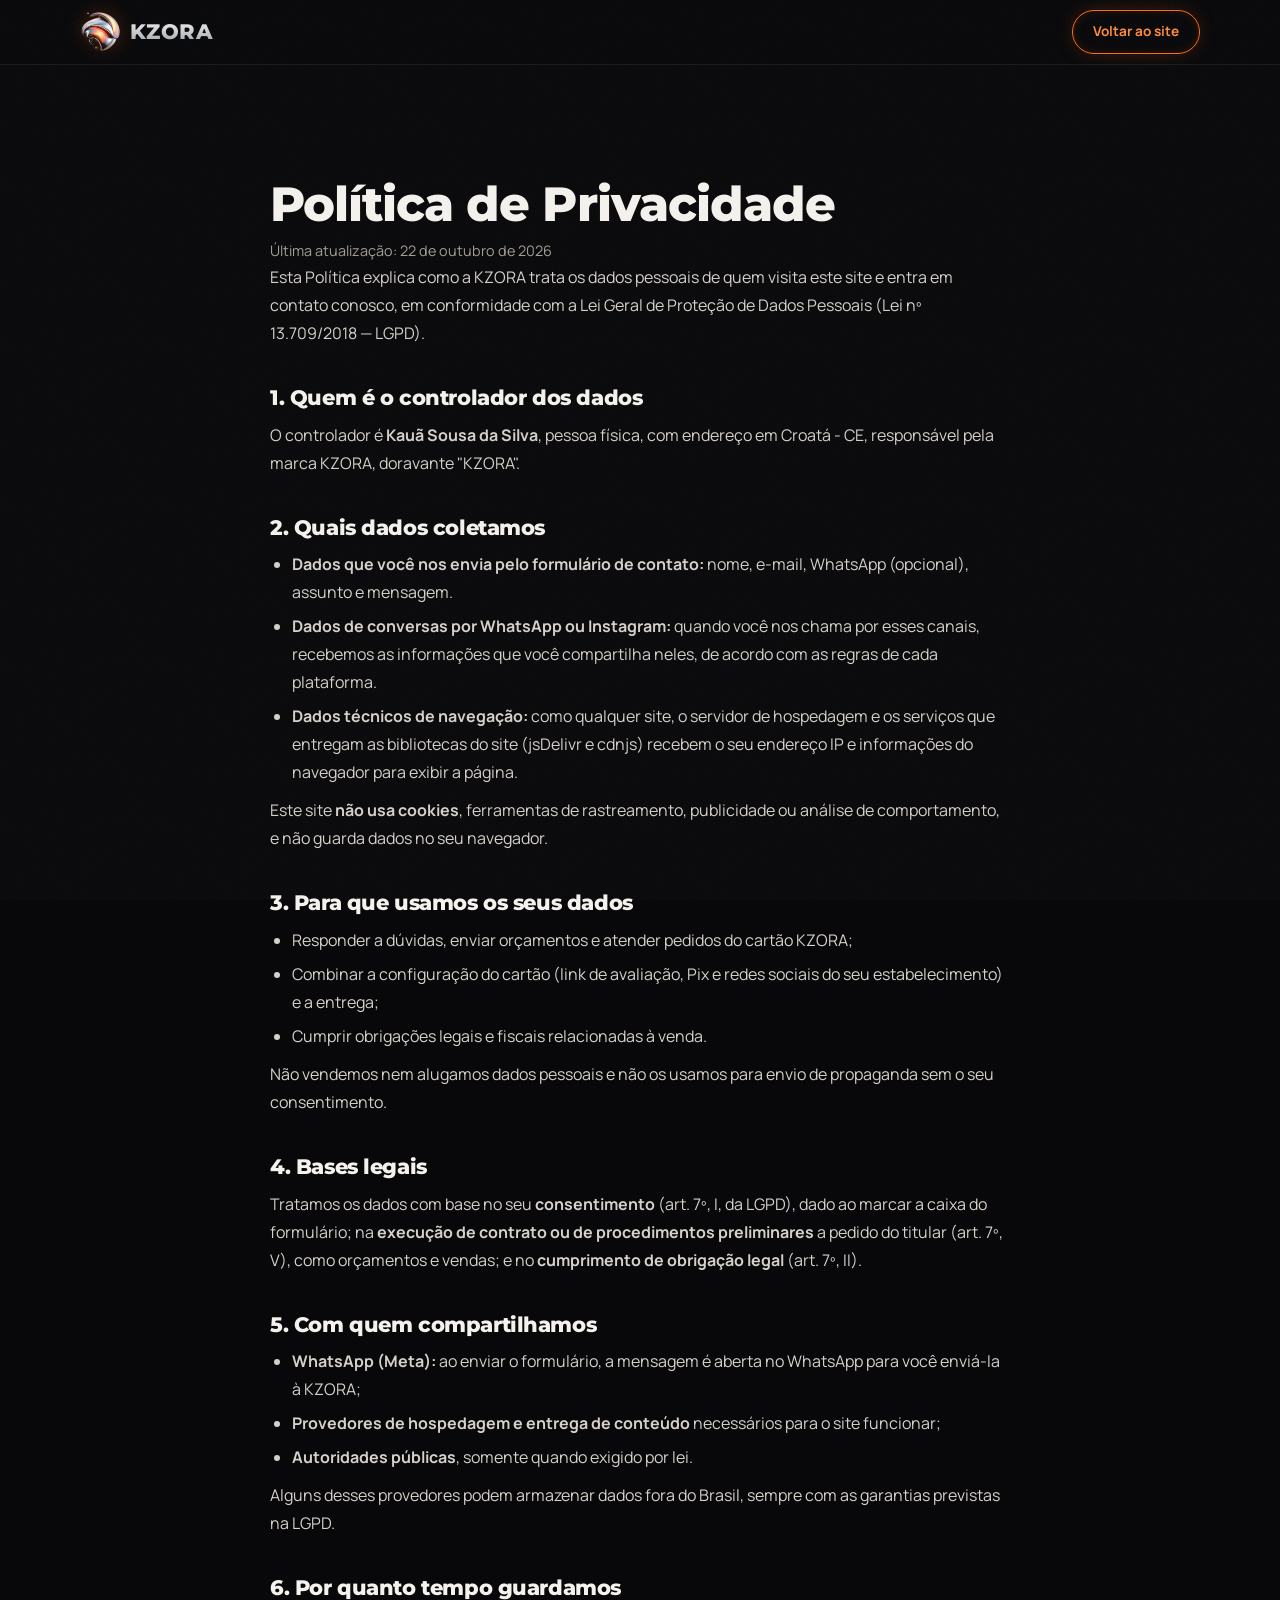
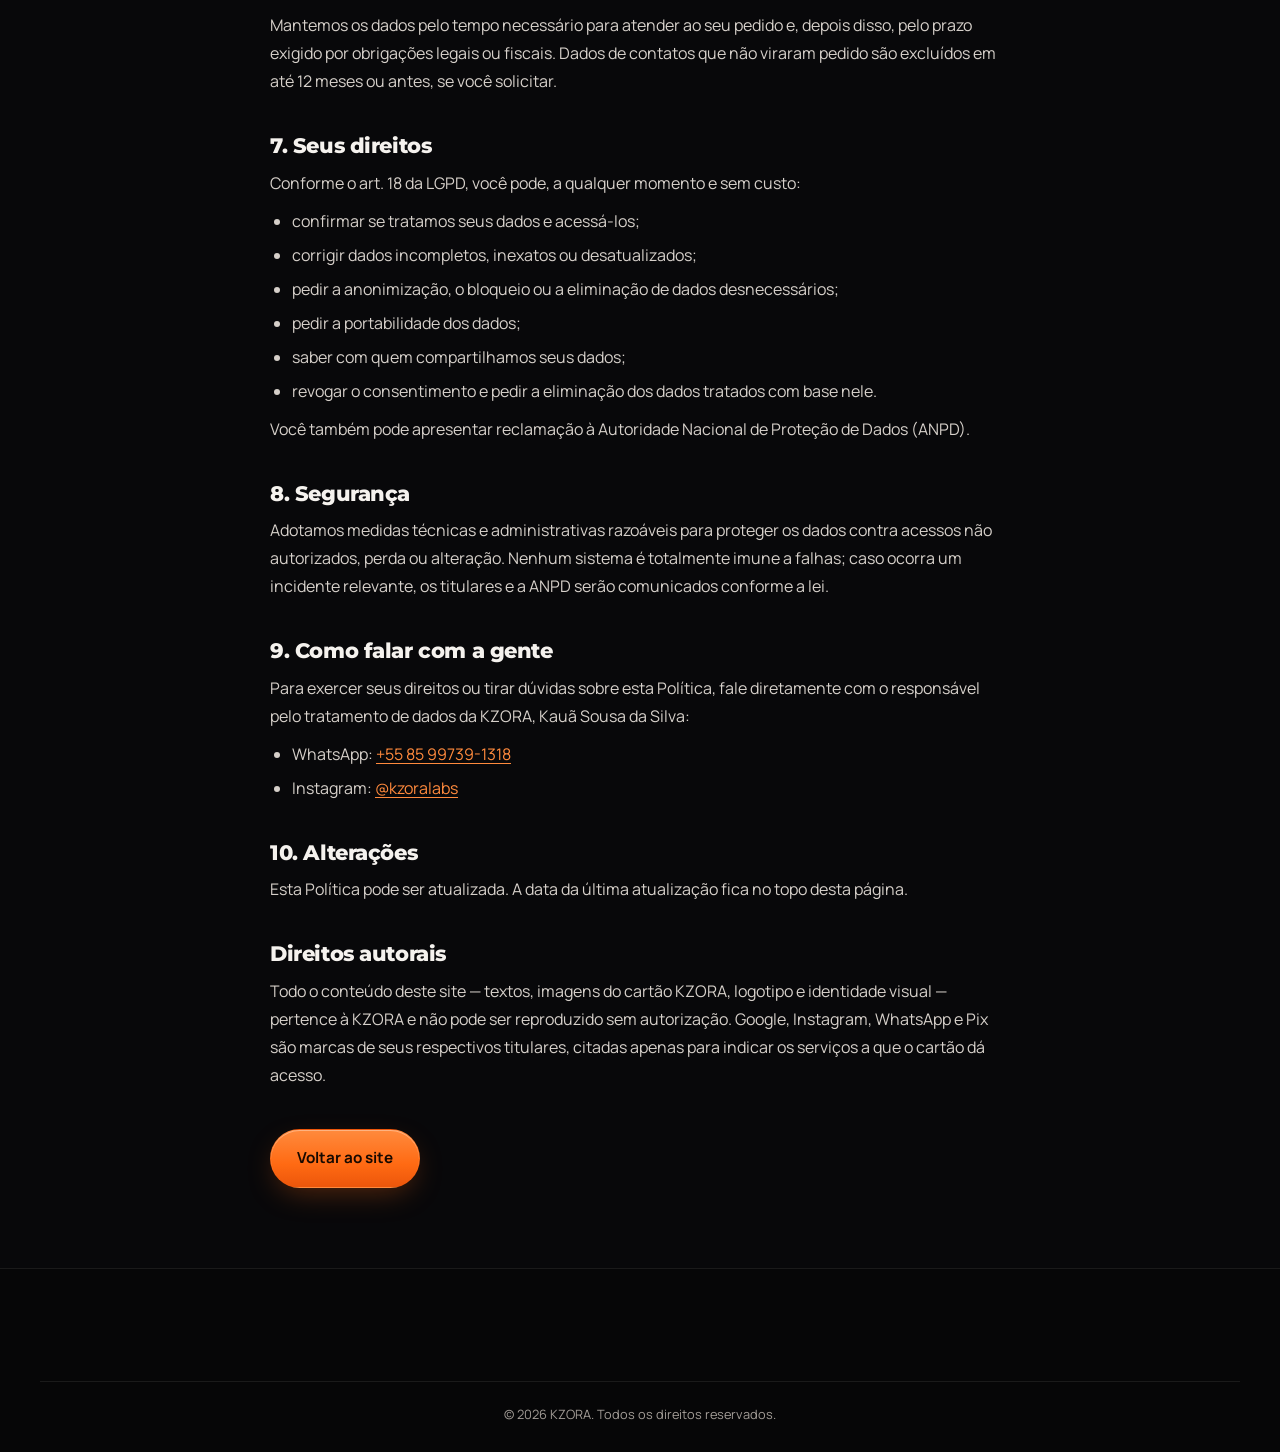
<file: politica-de-privacidade.html>
<!DOCTYPE html>
<html lang="pt-BR">
<head>
  <meta charset="UTF-8">
  <meta name="viewport" content="width=device-width, initial-scale=1">
  <title>Política de Privacidade | KZORA</title>
  <meta name="description" content="Como a KZORA coleta, usa e protege os seus dados pessoais, de acordo com a Lei Geral de Proteção de Dados (LGPD).">
  <meta name="theme-color" content="#0a0a0b">
  <link rel="canonical" href="https://kzoralabs.com.br/politica-de-privacidade.html">
  <meta property="og:type" content="website">
  <meta property="og:title" content="Política de Privacidade | KZORA">
  <meta property="og:image" content="https://kzoralabs.com.br/assets/og-kzora.jpg">
  <meta property="og:image:width" content="1200">
  <meta property="og:image:height" content="630">
  <meta name="twitter:card" content="summary_large_image">
  <link rel="icon" type="image/png" href="assets/kzora-simbolo.png">
  <link rel="apple-touch-icon" href="assets/apple-touch-icon.png">
  <link rel="preload" href="assets/fonts/montserrat-latin.woff2" as="font" type="font/woff2" crossorigin>
  <link rel="preload" href="assets/fonts/manrope-latin.woff2" as="font" type="font/woff2" crossorigin>
  <link rel="stylesheet" href="style.css">
</head>
<body>
  <a class="skip-link" href="#conteudo">Pular para o conteúdo</a>

  <header class="legal-header">
    <div class="container header-inner">
      <a class="brand" href="index.html" aria-label="KZORA — voltar à página inicial">
        <img src="assets/kzora-simbolo.png" alt="" width="40" height="40">
        <span class="brand-word">KZORA</span>
      </a>
      <a class="btn btn-outline btn-sm" href="index.html">Voltar ao site</a>
    </div>
  </header>

  <!--
    MODELO DE POLÍTICA DE PRIVACIDADE (LGPD — Lei nº 13.709/2018)
    Responsável: Kauã Sousa da Silva (pessoa física, Croatá - CE). Quando houver pagamento direto
    no site ou CNPJ, atualizar a seção 1. Recomenda-se a revisão de um profissional jurídico.
  -->
  <main id="conteudo" class="legal-page">
    <div class="container">
      <h1>Política de Privacidade</h1>
      <p class="updated">Última atualização: 22 de outubro de 2026</p>

      <p>Esta Política explica como a KZORA trata os dados pessoais de quem visita este site e entra em contato conosco, em conformidade com a Lei Geral de Proteção de Dados Pessoais (Lei nº 13.709/2018 — LGPD).</p>

      <h2>1. Quem é o controlador dos dados</h2>
      <!-- Sem CNPJ: use o nome completo do responsável (pessoa física) e o CPF.
           Com MEI/empresa: razão social, CNPJ e endereço. -->
      <!-- Quando o site tiver pagamento direto: acrescentar o CPF (ou o CNPJ, se abrir MEI). -->
      <p>O controlador é <strong>Kauã Sousa da Silva</strong>, pessoa física, com endereço em Croatá - CE, responsável pela marca KZORA, doravante "KZORA".</p>

      <h2>2. Quais dados coletamos</h2>
      <ul>
        <li><strong>Dados que você nos envia pelo formulário de contato:</strong> nome, e-mail, WhatsApp (opcional), assunto e mensagem.</li>
        <li><strong>Dados de conversas por WhatsApp ou Instagram:</strong> quando você nos chama por esses canais, recebemos as informações que você compartilha neles, de acordo com as regras de cada plataforma.</li>
        <li><strong>Dados técnicos de navegação:</strong> como qualquer site, o servidor de hospedagem e os serviços que entregam as bibliotecas do site (jsDelivr e cdnjs) recebem o seu endereço IP e informações do navegador para exibir a página.</li>
      </ul>
      <p>Este site <strong>não usa cookies</strong>, ferramentas de rastreamento, publicidade ou análise de comportamento, e não guarda dados no seu navegador.</p>

      <h2>3. Para que usamos os seus dados</h2>
      <ul>
        <li>Responder a dúvidas, enviar orçamentos e atender pedidos do cartão KZORA;</li>
        <li>Combinar a configuração do cartão (link de avaliação, Pix e redes sociais do seu estabelecimento) e a entrega;</li>
        <li>Cumprir obrigações legais e fiscais relacionadas à venda.</li>
      </ul>
      <p>Não vendemos nem alugamos dados pessoais e não os usamos para envio de propaganda sem o seu consentimento.</p>

      <h2>4. Bases legais</h2>
      <p>Tratamos os dados com base no seu <strong>consentimento</strong> (art. 7º, I, da LGPD), dado ao marcar a caixa do formulário; na <strong>execução de contrato ou de procedimentos preliminares</strong> a pedido do titular (art. 7º, V), como orçamentos e vendas; e no <strong>cumprimento de obrigação legal</strong> (art. 7º, II).</p>

      <h2>5. Com quem compartilhamos</h2>
      <ul>
        <li><strong>WhatsApp (Meta):</strong> ao enviar o formulário, a mensagem é aberta no WhatsApp para você enviá-la à KZORA;</li>
        <li><strong>Provedores de hospedagem e entrega de conteúdo</strong> necessários para o site funcionar;</li>
        <li><strong>Autoridades públicas</strong>, somente quando exigido por lei.</li>
      </ul>
      <p>Alguns desses provedores podem armazenar dados fora do Brasil, sempre com as garantias previstas na LGPD.</p>

      <h2>6. Por quanto tempo guardamos</h2>
      <p>Mantemos os dados pelo tempo necessário para atender ao seu pedido e, depois disso, pelo prazo exigido por obrigações legais ou fiscais. Dados de contatos que não viraram pedido são excluídos em até 12 meses ou antes, se você solicitar.</p>

      <h2>7. Seus direitos</h2>
      <p>Conforme o art. 18 da LGPD, você pode, a qualquer momento e sem custo:</p>
      <ul>
        <li>confirmar se tratamos seus dados e acessá-los;</li>
        <li>corrigir dados incompletos, inexatos ou desatualizados;</li>
        <li>pedir a anonimização, o bloqueio ou a eliminação de dados desnecessários;</li>
        <li>pedir a portabilidade dos dados;</li>
        <li>saber com quem compartilhamos seus dados;</li>
        <li>revogar o consentimento e pedir a eliminação dos dados tratados com base nele.</li>
      </ul>
      <p>Você também pode apresentar reclamação à Autoridade Nacional de Proteção de Dados (ANPD).</p>

      <h2>8. Segurança</h2>
      <p>Adotamos medidas técnicas e administrativas razoáveis para proteger os dados contra acessos não autorizados, perda ou alteração. Nenhum sistema é totalmente imune a falhas; caso ocorra um incidente relevante, os titulares e a ANPD serão comunicados conforme a lei.</p>

      <h2>9. Como falar com a gente</h2>
      <p>Para exercer seus direitos ou tirar dúvidas sobre esta Política, fale diretamente com o responsável pelo tratamento de dados da KZORA, Kauã Sousa da Silva:</p>
      <!-- Quando houver um e-mail de contato, acrescentar aqui: <li>E-mail: ...</li> -->
      <ul>
        <li>WhatsApp: <a href="https://wa.me/5585997391318" target="_blank" rel="noopener noreferrer">+55 85 99739-1318</a></li>
        <li>Instagram: <a href="https://www.instagram.com/kzoralabs/" target="_blank" rel="noopener noreferrer">@kzoralabs</a></li>
      </ul>

      <h2>10. Alterações</h2>
      <p>Esta Política pode ser atualizada. A data da última atualização fica no topo desta página.</p>

      <h2>Direitos autorais</h2>
      <p>Todo o conteúdo deste site — textos, imagens do cartão KZORA, logotipo e identidade visual — pertence à KZORA e não pode ser reproduzido sem autorização. Google, Instagram, WhatsApp e Pix são marcas de seus respectivos titulares, citadas apenas para indicar os serviços a que o cartão dá acesso.</p>

      <p style="margin-top: 40px;"><a class="btn btn-primary" href="index.html">Voltar ao site</a></p>
    </div>
  </main>

  <footer class="site-footer">
    <div class="container footer-bottom">
      <p>© <span id="year">2026</span> KZORA. Todos os direitos reservados.</p>
    </div>
  </footer>
  <script>document.getElementById('year').textContent = new Date().getFullYear();</script>
</body>
</html>
</file>
<file: style.css>
/* =========================================================
   KZORA — Landing page
   Paleta: preto/grafite, laranja incandescente, metal prateado
   ========================================================= */

/* fontes locais (subconjunto latino, fontes variáveis) */
@font-face {
  font-family: "Montserrat"; font-style: normal; font-weight: 600 800; font-display: swap;
  src: url("assets/fonts/montserrat-latin.woff2") format("woff2");
  unicode-range: U+0000-00FF, U+0131, U+0152-0153, U+02BB-02BC, U+02C6, U+02DA, U+02DC, U+0304, U+0308, U+0329, U+2000-206F, U+20AC, U+2122, U+2191, U+2193, U+2212, U+2215, U+FEFF, U+FFFD;
}
@font-face {
  font-family: "Manrope"; font-style: normal; font-weight: 400 700; font-display: swap;
  src: url("assets/fonts/manrope-latin.woff2") format("woff2");
  unicode-range: U+0000-00FF, U+0131, U+0152-0153, U+02BB-02BC, U+02C6, U+02DA, U+02DC, U+0304, U+0308, U+0329, U+2000-206F, U+20AC, U+2122, U+2191, U+2193, U+2212, U+2215, U+FEFF, U+FFFD;
}

:root {
  --bg: #08080a;
  --bg-2: #0f0f12;
  --bg-3: #16161a;
  --panel: rgba(255, 255, 255, 0.028);
  --panel-2: rgba(255, 255, 255, 0.05);
  --line: rgba(255, 255, 255, 0.08);
  --line-2: rgba(255, 255, 255, 0.14);
  --text: #f5f2ee;
  --muted: #a39d97;
  --muted-2: #77716c;
  --orange: #ff6a13;
  --orange-2: #ff8a3d;
  --amber: #ffb36b;
  --copper: #c8622a;
  --orange-glow: rgba(255, 106, 19, 0.35);
  --silver: linear-gradient(180deg, #ffffff 0%, #cfd2d6 45%, #8d9096 100%);

  --font-display: "Montserrat", system-ui, sans-serif;
  --font-body: "Manrope", system-ui, sans-serif;

  --radius: 18px;
  --radius-sm: 12px;
  --container: 1200px;
  --gutter: clamp(16px, 4vw, 40px);
  --header-h: 76px;
  --ease: cubic-bezier(0.22, 1, 0.36, 1);

  color-scheme: dark;
}

/* ---------- Reset ---------- */
*, *::before, *::after { box-sizing: border-box; }
html { scroll-behavior: smooth; scroll-padding-top: var(--header-h); -webkit-text-size-adjust: 100%; }
body {
  margin: 0;
  background: var(--bg);
  color: var(--text);
  font-family: var(--font-body);
  font-size: 16px;
  line-height: 1.6;
  -webkit-font-smoothing: antialiased;
  overflow-x: hidden;
}
/* grão sutil sobre a página */
body::after {
  content: "";
  position: fixed;
  inset: 0;
  pointer-events: none;
  z-index: 100;
  opacity: 0.045;
  background-image: url("data:image/svg+xml,%3Csvg xmlns='http://www.w3.org/2000/svg' width='160' height='160'%3E%3Cfilter id='n'%3E%3CfeTurbulence type='fractalNoise' baseFrequency='.9' numOctaves='2' stitchTiles='stitch'/%3E%3C/filter%3E%3Crect width='100%25' height='100%25' filter='url(%23n)'/%3E%3C/svg%3E");
}
img, svg, canvas { display: block; max-width: 100%; }
a { color: inherit; text-decoration: none; }
ul, ol { list-style: none; margin: 0; padding: 0; }
h1, h2, h3, p { margin: 0; }
button, input, select, textarea { font: inherit; color: inherit; }

.sr-only {
  position: absolute !important; width: 1px; height: 1px; padding: 0; margin: -1px;
  overflow: hidden; clip: rect(0 0 0 0); white-space: nowrap; border: 0;
}
.skip-link {
  position: fixed; left: 16px; top: -60px; z-index: 200;
  background: var(--orange); color: #120800; font-weight: 700;
  padding: 10px 16px; border-radius: 10px; transition: top .2s;
}
.skip-link:focus { top: 16px; }

:focus-visible { outline: 2px solid var(--orange-2); outline-offset: 3px; border-radius: 6px; }

.container {
  width: 100%;
  max-width: var(--container);
  margin-inline: auto;
  padding-inline: var(--gutter);
}

.accent {
  color: var(--orange);
  background: linear-gradient(180deg, #ff9a4a 0%, #ff6a13 55%, #e2500a 100%);
  -webkit-background-clip: text;
  background-clip: text;
  -webkit-text-fill-color: transparent;
}

.i { width: 18px; height: 18px; fill: none; stroke: currentColor; stroke-width: 2; stroke-linecap: round; stroke-linejoin: round; }

/* ---------- Tipografia ---------- */
h1, h2, h3 { font-family: var(--font-display); letter-spacing: -0.02em; }
h1 {
  font-size: clamp(2.6rem, 6.2vw, 4.9rem);
  line-height: 0.98;
  font-weight: 800;
}
h2 {
  font-size: clamp(2rem, 4.2vw, 3.3rem);
  line-height: 1.04;
  font-weight: 800;
}
h3 { font-size: 1.05rem; font-weight: 700; letter-spacing: -0.01em; }

.eyebrow {
  display: inline-flex;
  align-items: center;
  gap: 8px;
  padding: 6px 14px;
  border: 1px solid rgba(255, 106, 19, 0.45);
  border-radius: 999px;
  font-size: 0.68rem;
  font-weight: 700;
  letter-spacing: 0.22em;
  text-transform: uppercase;
  color: var(--orange-2);
  background: rgba(255, 106, 19, 0.06);
  margin-bottom: 20px;
}
.eyebrow::before, .eyebrow::after {
  content: ""; width: 4px; height: 4px; border-radius: 50%; background: var(--orange);
  box-shadow: 0 0 8px var(--orange);
}
.lead { font-size: clamp(1rem, 1.3vw, 1.12rem); color: var(--muted); max-width: 44ch; }
.section-sub { color: var(--muted); max-width: 52ch; }

/* ---------- Botões ---------- */
.btn {
  --pad-y: 15px; --pad-x: 26px;
  display: inline-flex; align-items: center; justify-content: center; gap: 10px;
  padding: var(--pad-y) var(--pad-x);
  border-radius: 999px;
  font-weight: 700;
  font-size: 0.95rem;
  border: 1px solid transparent;
  cursor: pointer;
  transition: transform .35s var(--ease), box-shadow .35s var(--ease), background-color .25s, border-color .25s, color .25s;
  will-change: transform;
}
.btn-sm { --pad-y: 10px; --pad-x: 20px; font-size: 0.85rem; }
.btn-block { width: 100%; }
.btn-primary {
  background: linear-gradient(180deg, #ff8a3d 0%, #ff6a13 60%, #ec560b 100%);
  color: #170900;
  box-shadow: 0 10px 30px -8px var(--orange-glow), inset 0 1px 0 rgba(255,255,255,.35);
}
.btn-primary:hover { box-shadow: 0 16px 44px -8px rgba(255,106,19,.6), inset 0 1px 0 rgba(255,255,255,.35); }
.btn-primary .i { transition: transform .3s var(--ease); }
.btn-primary:hover .i { transform: translateX(4px); }
.btn-outline {
  border-color: var(--orange);
  color: var(--orange-2);
  box-shadow: 0 0 22px -6px var(--orange-glow), inset 0 0 14px -6px var(--orange-glow);
}
.btn-outline:hover { background: var(--orange); color: #170900; }
.btn-ghost { border-color: var(--line-2); color: var(--text); background: rgba(255,255,255,.02); }
.btn-ghost:hover { border-color: rgba(255,255,255,.35); background: rgba(255,255,255,.06); }
.btn:hover { transform: translateY(-2px); }
.btn:active { transform: translateY(0) scale(.97); transition-duration: .12s; }

/* ---------- Header ---------- */
.site-header {
  position: fixed; inset: 0 0 auto 0; z-index: 50;
  height: var(--header-h);
  transition: background-color .35s, backdrop-filter .35s, border-color .35s, height .35s var(--ease);
  border-bottom: 1px solid transparent;
}
.site-header.scrolled {
  --header-h: 64px;
  height: 64px;
  background: rgba(8, 8, 10, 0.72);
  -webkit-backdrop-filter: blur(14px) saturate(140%);
  backdrop-filter: blur(14px) saturate(140%);
  border-bottom-color: var(--line);
}
.header-inner { height: 100%; display: flex; align-items: center; justify-content: space-between; gap: 24px; }

.brand { display: inline-flex; align-items: center; gap: 10px; }
.brand img { width: 40px; height: 40px; object-fit: contain; filter: drop-shadow(0 0 10px rgba(255,106,19,.25)); }
.brand-word {
  font-family: var(--font-display);
  font-weight: 800;
  font-size: 1.32rem;
  letter-spacing: 0.02em;
  background: var(--silver);
  -webkit-background-clip: text; background-clip: text;
  -webkit-text-fill-color: transparent;
}

.main-nav { display: flex; align-items: center; gap: 36px; }
.main-nav ul { display: flex; gap: 30px; }
.main-nav ul a {
  position: relative; font-size: 0.9rem; font-weight: 500; color: #d8d3cd;
  padding: 6px 0; transition: color .2s;
}
.main-nav ul a::after {
  content: ""; position: absolute; left: 0; right: 0; bottom: 0; height: 2px; border-radius: 2px;
  background: var(--orange); transform: scaleX(0); transform-origin: left; transition: transform .35s var(--ease);
}
.main-nav ul a:hover, .main-nav ul a.active { color: #fff; }
.main-nav ul a:hover::after, .main-nav ul a.active::after { transform: scaleX(1); }

.menu-toggle {
  display: none; width: 44px; height: 44px; border-radius: 12px;
  border: 1px solid var(--line-2); background: rgba(255,255,255,.03);
  cursor: pointer; padding: 0; position: relative;
}
.menu-toggle span {
  position: absolute; left: 12px; right: 12px; height: 2px; border-radius: 2px; background: var(--text);
  transition: transform .3s var(--ease), opacity .2s;
}
.menu-toggle span:nth-child(1) { top: 15px; }
.menu-toggle span:nth-child(2) { top: 21px; }
.menu-toggle span:nth-child(3) { top: 27px; }
.menu-toggle[aria-expanded="true"] span:nth-child(1) { transform: translateY(6px) rotate(45deg); }
.menu-toggle[aria-expanded="true"] span:nth-child(2) { opacity: 0; }
.menu-toggle[aria-expanded="true"] span:nth-child(3) { transform: translateY(-6px) rotate(-45deg); }

/* ---------- Fundo de rocha vulcânica ---------- */
.lava {
  position: absolute; left: 0; width: 100%; pointer-events: none;
  background: url("assets/lava.jpg") center bottom / cover no-repeat;
  transform: translate3d(0, var(--py, 0px), 0);
  will-change: transform;
}
/* gradiente radial em vez de filter: blur — mesmo visual, sem custo de desfoque por quadro */
.glow { position: absolute; border-radius: 50%; pointer-events: none; will-change: transform, opacity; }

/* ---------- Hero ---------- */
.hero {
  position: relative;
  min-height: 100svh;
  padding: calc(var(--header-h) + 40px) 0 40px;
  display: flex; flex-direction: column; justify-content: center;
  overflow: hidden;
  isolation: isolate;
}
.hero-bg { position: absolute; inset: -40px; z-index: -1; will-change: transform; }
.hero-bg::before {
  content: ""; position: absolute; inset: 0;
  background:
    radial-gradient(60% 60% at 72% 42%, rgba(255,106,19,.16), transparent 65%),
    radial-gradient(40% 50% at 10% 0%, rgba(255,255,255,.04), transparent 70%);
}
.glow-a { width: 760px; height: 760px; right: calc(4% - 120px); top: calc(18% - 120px); background: radial-gradient(closest-side, rgba(255, 98, 10, 0.22), rgba(255, 98, 10, 0.09) 55%, transparent); animation: breathe 7s ease-in-out infinite; }
.glow-b { width: 580px; height: 580px; left: -220px; bottom: -180px; background: radial-gradient(closest-side, rgba(255, 80, 0, 0.12), rgba(255, 80, 0, 0.05) 55%, transparent); }
.lava-hero {
  /* a base fica dentro do hero (o .hero-bg tem inset -40px e parallax de até ~60px):
     assim o degradê da base é visível e a lava se dissolve sem corte reto */
  bottom: 90px; height: 56%;
  /* degradê já aplicado na imagem (transparência no WebP): sem máscara CSS a recompor a cada quadro */
  background: url("assets/lava-hero.webp") center / 100% 100% no-repeat;
  opacity: .9;
}
@keyframes breathe { 0%,100% { opacity: .85; transform: scale(1); } 50% { opacity: 1; transform: scale(1.08); } }

.hero-grid {
  display: grid;
  grid-template-columns: minmax(0, 1fr) minmax(0, 1.05fr);
  align-items: center;
  gap: 24px;
}
.hero-copy h1 { margin-bottom: 26px; }
.hero-copy .lead { margin-bottom: 34px; }
.hero-ctas { display: flex; flex-wrap: wrap; gap: 14px; }

.hero-visual { position: relative; }
.card-stage {
  position: relative;
  height: clamp(440px, 64vh, 640px);
  touch-action: pan-y;
  cursor: grab;
}
.card-stage:active { cursor: grabbing; }
#cardCanvas { position: absolute; inset: 0; width: 100%; height: 100%; opacity: 0; transition: opacity .4s var(--ease); }
.hero-3d.on #cardCanvas { opacity: 1; }
.card-stage.has-webgl .card-fallback { display: none; }
.stage-floor {
  position: absolute; left: 50%; bottom: 2%; width: 60%; height: 40px; transform: translateX(-50%);
  background: radial-gradient(50% 50% at 50% 50%, rgba(255,106,19,.35), transparent 70%);
  filter: blur(12px); pointer-events: none;
}

.card-fallback {
  margin: 0; position: absolute; inset: 0; display: grid; place-items: center;
  perspective: 1200px;
  /* entrada aqui, não no .fb-card: opacity animada achataria o 3D do cartão */
  animation: fallbackIn 1.2s var(--ease) both;
}
/* fallback sem WebGL: o mesmo cartão em 3D por CSS, com giro de 360° ao segurar e
   arrastar (script.js > initFallbackCard). Altura limitada ao palco: nada se sobrepõe. */
.fb-card {
  position: relative;
  height: min(76%, 480px);
  aspect-ratio: 768 / 1218;
  transform-style: preserve-3d;
  transform:
    translate(var(--fbx, 0px), var(--fby, 0px)) scale(var(--fsc, 1))
    translate3d(0, var(--fly, 0px), var(--fz, 0px))
    rotateX(calc(6deg + var(--tx, 0deg)))
    rotateY(calc(-16deg + var(--fry, 0deg) + var(--ty, 0deg)))
    rotateZ(calc(-4deg + var(--frz, 0deg)));
  transition: transform .5s var(--ease);
  animation: floaty 6s ease-in-out 1.2s infinite;
}
.fb-card.is-dragging { transition: none; }
/* --fry registrado como ângulo: o navegador interpola o giro e todos os efeitos
   que dependem dele (brilho da frente, luz laranja do verso) acompanham */
@property --fry { syntax: '<angle>'; inherits: true; initial-value: 0deg; }
.fb-card.is-spinning { transition: --fry 1s var(--ease); }
.fb-front, .fb-back, .fb-gloss {
  position: absolute; inset: 0; width: 100%; height: 100%;
  -webkit-backface-visibility: hidden; backface-visibility: hidden;
}
.fb-front { transform: translateZ(4px); }
.fb-edge {
  position: absolute; inset: 0; border-radius: 5.6% / 3.6%;
  background: linear-gradient(90deg, #6e2f10, #d27238 50%, #6e2f10);
}
.fb-gloss {
  transform: translateZ(4.1px);
  border-radius: 5.6% / 3.6%;
  pointer-events: none;
  background: linear-gradient(115deg,
    transparent calc(10% - sin(var(--fry)) * 80%),
    rgba(255, 214, 176, .2) calc(24% - sin(var(--fry)) * 80%),
    transparent calc(38% - sin(var(--fry)) * 80%));
  box-shadow: inset 0 0 calc(40px * sin(var(--fry)) * sin(var(--fry))) rgba(255, 102, 0, .45);
  /* só aparece durante o giro: de frente (0° ou 360°) some, para não deixar uma faixa
     de luz parada sobre o cartão */
  opacity: min(1, calc(sin(var(--fry)) * sin(var(--fry)) * 6));
}
/* brilho nas letras metálicas: a foto do cartão serve de máscara (luminância), então só
   letras, QR e estrelas brilham. A faixa anda com o giro (--fry) e deriva sozinha (--sw). */
@property --sw { syntax: '<number>'; inherits: false; initial-value: .8; }
.fb-shine {
  position: absolute; inset: 0; border-radius: 5.6% / 3.6%;
  transform: translateZ(4.2px);
  -webkit-backface-visibility: hidden; backface-visibility: hidden;
  pointer-events: none;
  background: linear-gradient(135deg,
    transparent calc(var(--sw) * 30% + 15% - sin(var(--fry)) * 70%),
    rgba(255, 236, 214, .85) calc(var(--sw) * 30% + 27% - sin(var(--fry)) * 70%),
    transparent calc(var(--sw) * 30% + 39% - sin(var(--fry)) * 70%));
  -webkit-mask: url("assets/kzora-cartao-frente.jpg") center / 100% 100% no-repeat;
  mask: url("assets/kzora-cartao-frente.jpg") center / 100% 100% no-repeat luminance;
  /* sem mix-blend-mode: ele força o navegador a achatar o 3D (o cartão perderia a espessura) */
  opacity: .6;
}
.fb-spark {
  position: absolute; width: 9%; aspect-ratio: 1; margin: -4.5% 0 0 -4.5%;
  transform: translateZ(4.5px);
  -webkit-backface-visibility: hidden; backface-visibility: hidden;
  pointer-events: none;
  background:
    linear-gradient(90deg, transparent, rgba(255,245,230,.95) 50%, transparent) center / 100% 6% no-repeat,
    linear-gradient(0deg, transparent, rgba(255,245,230,.95) 50%, transparent) center / 6% 100% no-repeat,
    radial-gradient(closest-side, rgba(255,235,210,1), rgba(255,150,70,.35) 35%, transparent);
  opacity: 0;
  animation: sparkTwinkle 5s ease-in-out infinite;
}
@keyframes sparkTwinkle {
  0%, 70%, 100% { opacity: 0; scale: .4; rotate: 0deg; }
  80% { opacity: 1; scale: 1; rotate: 45deg; }
  90% { opacity: .2; scale: .7; rotate: 70deg; }
}
/* verso neutro: grafite acetinado, granulado fino e filete acobreado (sem arte inventada) */
.fb-back {
  transform: rotateY(180deg) translateZ(4px);
  border-radius: 5.6% / 3.6%;
  background:
    radial-gradient(120% 80% at calc(50% + sin(var(--fry)) * 55%) 30%,
      rgba(255, 102, 0, calc(.12 + .26 * sin(var(--fry)) * sin(var(--fry)))), transparent 62%),
    linear-gradient(115deg,
      transparent calc(20% + cos(var(--fry)) * 45%),
      rgba(255, 190, 140, .16) calc(32% + cos(var(--fry)) * 45%),
      transparent calc(44% + cos(var(--fry)) * 45%)),
    url("data:image/svg+xml,%3Csvg xmlns='http://www.w3.org/2000/svg' width='120' height='120'%3E%3Cfilter id='n'%3E%3CfeTurbulence type='fractalNoise' baseFrequency='1.2' numOctaves='2' stitchTiles='stitch'/%3E%3CfeColorMatrix values='0 0 0 0 1 0 0 0 0 1 0 0 0 0 1 0 0 0 .09 0'/%3E%3C/filter%3E%3Crect width='100%25' height='100%25' filter='url(%23n)'/%3E%3C/svg%3E"),
    linear-gradient(150deg, #4a4b50, #38393e 50%, #2b2c30);
  box-shadow:
    3px 2px 0 0 var(--copper), 0 0 0 1px rgba(255,140,70,.28), 0 40px 70px -20px rgba(0,0,0,.85);
}
.fb-back::after {
  content: ""; position: absolute; inset: 2.8% 4.5%;
  border: 1.5px solid rgba(214,112,52,.75);
  border-radius: 4.2% / 2.7%;
}
.card-stage, .card-stage img { -webkit-user-select: none; user-select: none; -webkit-user-drag: none; }
/* sem filter na entrada: filter também achataria o 3D */
@keyframes fallbackIn {
  from { opacity: 0; scale: .82; }
  to { opacity: 1; scale: 1; }
}

/* dica abaixo do palco, no fluxo: nunca fica por cima do cartão */
.stage-hint {
  position: relative; margin-top: 6px; justify-content: center; width: 100%;
  font-size: .72rem; letter-spacing: .14em; text-transform: uppercase; color: var(--muted-2);
  display: inline-flex; align-items: center; gap: 8px; white-space: nowrap;
}
.stage-hint::before { content: ""; width: 18px; height: 1px; background: var(--muted-2); }
.stage-hint::after { content: ""; width: 18px; height: 1px; background: var(--muted-2); }
.hint-touch { display: none; }
@media (hover: none) { .hint-touch { display: inline; } .hint-desktop { display: none; } }

.hero-strip {
  margin-top: 76px;
  display: grid; grid-template-columns: repeat(4, 1fr);
  border: 1px solid var(--line);
  border-radius: var(--radius);
  background: rgba(10,10,12,.55);
  -webkit-backdrop-filter: blur(10px); backdrop-filter: blur(10px);
}
.hero-strip li { padding: 20px 26px; display: flex; flex-direction: column; }
.hero-strip li + li { border-left: 1px solid var(--line); }
.hero-strip strong { font-family: var(--font-display); font-size: 1.35rem; font-weight: 700; }
.hero-strip span { font-size: .82rem; color: var(--muted); }

/* ---------- Cartão KZORA (fotografia real) ---------- */
.kz-card {
  aspect-ratio: 768 / 1218;
  height: auto;
  object-fit: cover;
  border-radius: 5.6% / 3.6%;
  box-shadow:
    -3px 2px 0 0 var(--copper),
    0 0 0 1px rgba(255, 140, 70, .28),
    0 40px 70px -20px rgba(0,0,0,.85),
    0 0 60px -10px rgba(255,106,19,.28);
}
@keyframes floaty {
  0%, 100% { translate: 0 0; }
  50% { translate: 0 -14px; }
}

/* ---------- Seções ---------- */
.section { position: relative; padding: clamp(80px, 11vw, 140px) 0; }
.section-head { margin-bottom: clamp(36px, 5vw, 56px); }
.section-head h2 { margin-bottom: 14px; }
.section-head-split { display: flex; justify-content: space-between; align-items: flex-end; gap: 32px; flex-wrap: wrap; }
.section-head-split .section-sub { max-width: 38ch; font-size: .95rem; }

/* ---------- Benefícios ---------- */
.benefits { background: linear-gradient(180deg, rgba(15,15,18,0) 0%, rgba(15,15,18,.5) 100%); }
.benefit-grid { display: grid; grid-template-columns: repeat(2, 1fr); gap: 18px; }
.benefit {
  --mx: 50%; --my: 50%;
  position: relative;
  display: flex; align-items: center; gap: 20px;
  padding: 26px;
  border: 1px solid var(--line);
  border-radius: var(--radius);
  background:
    radial-gradient(240px circle at var(--mx) var(--my), rgba(255,106,19,.12), transparent 60%),
    linear-gradient(180deg, rgba(255,255,255,.035), rgba(255,255,255,.01));
  transition: border-color .3s, transform .5s var(--ease);
  transform: perspective(900px) rotateX(var(--rx, 0deg)) rotateY(var(--ry, 0deg));
  overflow: hidden;
}
.benefit:hover { border-color: rgba(255,106,19,.4); }
.benefit h3 { margin-bottom: 4px; }
.benefit p { font-size: .9rem; color: var(--muted); }
.benefit-icon {
  flex: none; width: 60px; height: 60px; border-radius: 16px;
  display: grid; place-items: center;
  background: radial-gradient(circle at 50% 30%, rgba(255,106,19,.25), rgba(255,106,19,.04) 70%);
  border: 1px solid rgba(255,106,19,.3);
  box-shadow: 0 0 30px -10px var(--orange-glow);
}
.benefit-icon svg { width: 28px; height: 28px; fill: none; stroke: var(--orange); stroke-width: 2; stroke-linecap: round; stroke-linejoin: round; filter: drop-shadow(0 0 6px rgba(255,106,19,.6)); }
.benefit-wide { grid-column: 1 / -1; padding-right: 220px; min-height: 150px; }
.benefit-card {
  position: absolute; right: 36px; top: 50%;
  width: 130px;
  transform: translateY(-36%) rotate(-62deg);
  perspective: 800px;
}
.benefit-card .kz-card { width: 100%; transition: transform .6s var(--ease); }
.benefit-wide:hover .benefit-card .kz-card { transform: translateY(-8px) rotate(6deg); }

/* ---------- Telefones (mockup CSS) ---------- */
.phone {
  position: relative;
  width: 250px;
  aspect-ratio: 9 / 19;
  border-radius: 42px;
  padding: 10px;
  background: linear-gradient(145deg, #2a1a10, #0c0c0e 40%, #1a110b);
  box-shadow:
    0 0 0 2px #b45a24,
    0 0 0 3px #3a1d0c,
    inset 0 0 0 2px #050505,
    0 50px 80px -30px rgba(0,0,0,.9),
    0 0 80px -20px rgba(255,106,19,.35);
}
.phone-notch {
  position: absolute; top: 18px; left: 50%; transform: translateX(-50%);
  width: 78px; height: 22px; border-radius: 20px; background: #000; z-index: 3;
}
.phone-screen {
  position: relative; height: 100%; border-radius: 33px; overflow: hidden;
  background: radial-gradient(120% 70% at 50% 0%, #1f1f24, #0b0b0d 70%);
}

/* ---------- Demonstração ---------- */
.demo { overflow: hidden; background: rgba(15,15,18,.5); }
.demo-bg { position: absolute; inset: 0; pointer-events: none; }
.lava-demo {
  bottom: 0; height: 60%; opacity: .7;
  -webkit-mask-image: linear-gradient(to top, transparent 0%, #000 30%, #000 45%, transparent 95%);
  mask-image: linear-gradient(to top, transparent 0%, #000 30%, #000 45%, transparent 95%);
}
.demo-grid { display: grid; grid-template-columns: 1fr 1fr; align-items: center; gap: clamp(32px, 6vw, 80px); }
.demo-copy h2 { margin-bottom: 18px; }
.demo-copy > p { color: var(--muted); max-width: 46ch; margin-bottom: 28px; }
.check-list { display: grid; gap: 14px; }
.check-list li { display: flex; align-items: center; gap: 14px; font-weight: 600; }
.ring {
  width: 42px; height: 42px; border-radius: 50%; display: grid; place-items: center; flex: none;
  border: 1px solid rgba(255,106,19,.5);
  box-shadow: 0 0 18px -6px var(--orange-glow), inset 0 0 12px -6px var(--orange-glow);
}
.ring svg { width: 20px; height: 20px; fill: none; stroke: var(--orange); stroke-width: 2; stroke-linecap: round; stroke-linejoin: round; }

.demo-visual { position: relative; height: 560px; display: grid; place-items: center; }
.phone-demo { transform: translate3d(0, var(--py, 0px), 0) rotate(-8deg); z-index: 1; }
.screen-state {
  position: absolute; inset: 0; display: flex; flex-direction: column; align-items: center; justify-content: center; gap: 14px;
  transition: opacity .5s;
}
.screen-clock { font-family: var(--font-display); font-size: 3rem; font-weight: 600; color: #f1ede8; line-height: 1; text-shadow: 0 2px 18px rgba(0,0,0,.6); }
.screen-date { font-size: .72rem; color: #cfc9c3; letter-spacing: .02em; }
.screen-wait {
  position: absolute; left: 0; right: 0; bottom: 26px; text-align: center;
  font-size: .68rem; color: #d8d2cc; letter-spacing: .14em; text-transform: uppercase;
}
.screen-idle { justify-content: flex-start; padding-top: 58px; gap: 6px; z-index: 1; }
.screen-review { opacity: 0; z-index: 1; background: rgba(9, 9, 11, .86); }
.g-word { font-family: var(--font-display); font-size: 1.7rem; font-weight: 700; }
.screen-label { font-size: .85rem; color: #d7d2cc; }
.screen-stars { display: flex; gap: 6px; }
.screen-stars i {
  width: 24px; height: 24px; background: #3a3a40;
  clip-path: polygon(50% 0, 61% 35%, 98% 35%, 68% 57%, 79% 91%, 50% 70%, 21% 91%, 32% 57%, 2% 35%, 39% 35%);
}
.screen-btn {
  margin-top: 10px; font-size: .75rem; padding: 9px 18px; border-radius: 10px;
  border: 1px solid var(--line-2); color: #e8e3dd; background: rgba(255,255,255,.04);
}
/* cartão à direita do celular; --tap-x leva o cartão até a tela na animação */
.demo-card {
  --tap-x: -168px;
  position: absolute; width: 150px; left: calc(50% + 108px); top: 50%; z-index: 2;
  transform: translate(0, -50%) rotate(12deg);
}
.nfc-waves { position: absolute; left: 55%; top: 50%; z-index: 2; pointer-events: none; }
.nfc-waves span {
  position: absolute; left: -40px; top: -40px; width: 80px; height: 80px; border-radius: 50%;
  border: 2px solid var(--orange); opacity: 0;
}

/* sequência: o cartão se aproxima, o NFC pulsa, a tela abre a avaliação */
.demo-visual.is-visible .demo-card { animation: tap 7s linear infinite; }
.demo-visual.is-visible .nfc-waves span { animation: wave 7s ease-out infinite; }
.demo-visual.is-visible .nfc-waves span:nth-child(2) { animation-delay: .25s; }
.demo-visual.is-visible .nfc-waves span:nth-child(3) { animation-delay: .5s; }
.demo-visual.is-visible .screen-idle { animation: idleOut 7s linear infinite; }
.demo-visual.is-visible .screen-review { animation: reviewIn 7s linear infinite; }
.screen-stars i { position: relative; }
.screen-stars i::after {
  content: ""; position: absolute; inset: 0;
  background: linear-gradient(180deg, #ffb36b, #ff6a13);
  opacity: 0;
}
.demo-visual.is-visible .screen-stars i::after { animation: starFill 7s linear infinite; }
.screen-stars i:nth-child(2)::after { animation-delay: .15s !important; }
.screen-stars i:nth-child(3)::after { animation-delay: .3s !important; }
.screen-stars i:nth-child(4)::after { animation-delay: .45s !important; }
.screen-stars i:nth-child(5)::after { animation-delay: .6s !important; }

/* aproximação em arco, com aceleração e desaceleração suaves em cada trecho */
@keyframes tap {
  0%, 10% {
    transform: translate(0, -50%) rotate(12deg);
    animation-timing-function: cubic-bezier(.55, 0, .45, 1);
  }
  20% {
    transform: translate(calc(var(--tap-x) * .55), -60%) rotate(5deg) scale(1.03);
    animation-timing-function: cubic-bezier(.3, 0, .2, 1);
  }
  28% {
    transform: translate(var(--tap-x), -52%) rotate(-3deg) scale(1);
    animation-timing-function: ease-in-out;
  }
  31% {
    transform: translate(calc(var(--tap-x) + 4px), -51%) rotate(-2deg) scale(.985);
    animation-timing-function: ease-out;
  }
  40% {
    transform: translate(var(--tap-x), -52%) rotate(-3deg) scale(1);
    animation-timing-function: cubic-bezier(.55, 0, .45, 1);
  }
  50% {
    transform: translate(calc(var(--tap-x) * .4), -46%) rotate(8deg) scale(1.02);
    animation-timing-function: cubic-bezier(.3, 0, .2, 1);
  }
  60%, 100% { transform: translate(0, -50%) rotate(12deg); }
}
@keyframes wave {
  0%, 26% { opacity: 0; transform: scale(.4); }
  30% { opacity: .9; }
  44% { opacity: 0; transform: scale(2.2); }
  100% { opacity: 0; }
}
@keyframes idleOut { 0%, 36% { opacity: 1; } 40%, 92% { opacity: 0; } 96%, 100% { opacity: 1; } }
@keyframes reviewIn { 0%, 36% { opacity: 0; } 40%, 92% { opacity: 1; } 96%, 100% { opacity: 0; } }
@keyframes starFill {
  0%, 46% { opacity: 0; }
  50%, 92% { opacity: 1; }
  96%, 100% { opacity: 0; }
}

/* o conteúdo fica na frente da lava da seção (antes ela cobria o texto e deixava apagado) */
.demo > .container { position: relative; z-index: 1; }
.tagline {
  margin-top: clamp(60px, 8vw, 100px);
  text-align: center;
}
.tagline h3 { font-size: clamp(1.4rem, 2.6vw, 2rem); font-weight: 800; margin-bottom: 8px; }
.tagline p { color: var(--muted); }

/* ---------- Como funciona ---------- */
.how { overflow: hidden; background: radial-gradient(70% 60% at 85% 40%, rgba(255,106,19,.12), transparent 70%), linear-gradient(180deg, rgba(15,15,18,.5), rgba(15,15,18,0)); }
.how-grid { display: grid; grid-template-columns: 1fr 1fr; gap: clamp(32px, 6vw, 80px); align-items: center; }
.how-copy h2 { margin-bottom: 18px; }
.how-copy .section-sub { margin-bottom: 40px; }
.steps { display: grid; gap: 30px; position: relative; }
.steps::before {
  content: ""; position: absolute; left: 25px; top: 52px; bottom: 52px; width: 1px;
  background: linear-gradient(180deg, rgba(255,106,19,.6), rgba(255,106,19,.05));
}
.step { display: flex; gap: 22px; align-items: flex-start; }
.step h3 { margin-bottom: 4px; font-size: 1.12rem; }
.step p { color: var(--muted); font-size: .92rem; }
.step-num {
  flex: none; width: 52px; height: 52px; border-radius: 50%;
  display: grid; place-items: center;
  font-family: var(--font-display); font-weight: 700; font-size: .9rem; color: var(--text);
  background: var(--bg);
  border: 1px solid var(--orange);
  box-shadow: 0 0 22px -4px var(--orange-glow), inset 0 0 14px -4px var(--orange-glow);
  position: relative; z-index: 1;
}

.how-visual { position: relative; height: 640px; perspective: 1400px; }
.phone-how {
  position: absolute; left: 50%; top: 52%;
  width: 270px;
  transform: translate(-50%, calc(-50% + var(--py, 0px))) rotateX(14deg) rotateY(-18deg) rotateZ(14deg);
  animation: phoneFloat 8s ease-in-out infinite;
}
@keyframes phoneFloat {
  0%, 100% { translate: 0 0; }
  50% { translate: 0 -12px; }
}
.how-card {
  position: absolute; width: 150px; right: 2%; top: -2%; z-index: 2;
  transform: translate3d(0, var(--py, 0px), 0) rotate(14deg);
  animation: floaty 6s ease-in-out infinite;
}
.screen-links { padding: 70px 16px 20px; display: flex; flex-direction: column; gap: 12px; }
.links-head { display: flex; align-items: center; gap: 10px; margin-bottom: 8px; font-size: .78rem; color: #cfc9c3; font-weight: 600; }
.links-head img { width: 28px; height: 28px; object-fit: contain; }
.link-btn {
  display: flex; align-items: center; gap: 12px;
  padding: 12px 14px;
  border-radius: 14px;
  background: linear-gradient(180deg, #ffffff, #e9e6e2);
  color: #1b1b1d; font-size: .82rem; font-weight: 700;
  box-shadow: 0 8px 18px -10px rgba(0,0,0,.8);
}
.lk { width: 22px; height: 22px; border-radius: 6px; flex: none; display: grid; place-items: center; font-style: normal; font-family: var(--font-display); font-size: .8rem; }
.lk svg { width: 100%; height: 100%; display: block; }
.lk-g { background: #fff; border: 1px solid #ddd; padding: 3px; }
.lk-pix { background: #fff; border: 1px solid #ddd; padding: 3px; }
.lk-ig { background: radial-gradient(circle at 30% 110%, #fdc468 10%, #df4996 50%, #6a4cd8 100%); padding: 2px; }
.lk-wa { background: #25d366; padding: 2px; }

/* ---------- Equipe ---------- */
.team { background: linear-gradient(180deg, rgba(15,15,18,0), rgba(15,15,18,.5)); }
.team-grid { display: grid; grid-template-columns: repeat(4, 1fr); gap: 18px; }
.member {
  position: relative;
  border: 1px solid var(--line);
  border-radius: var(--radius);
  overflow: hidden;
  background: var(--bg-3);
  transition: transform .5s var(--ease), border-color .3s;
}
.member:hover { --lift: -6px; border-color: rgba(255,106,19,.45); }
.member-photo {
  position: relative; aspect-ratio: 4 / 5;
  display: grid; place-items: end center;
  background:
    radial-gradient(70% 50% at 70% 20%, rgba(255,106,19,.22), transparent 70%),
    linear-gradient(180deg, #1c1c21, #0e0e11);
  overflow: hidden;
}
.member-photo img { width: 100%; height: 100%; object-fit: cover; filter: grayscale(1) contrast(1.05); transition: filter .5s; }
.member:hover .member-photo img { filter: grayscale(.3); }
.member-photo svg { width: 70%; fill: #26262c; stroke: rgba(255,106,19,.25); stroke-width: 1; }
.member-badge {
  position: absolute; top: 12px; left: 12px;
  font-size: .62rem; font-weight: 700; letter-spacing: .1em; text-transform: uppercase;
  padding: 5px 9px; border-radius: 999px;
  background: rgba(0,0,0,.6); border: 1px dashed rgba(255,179,107,.6); color: var(--amber);
}
.member-info { padding: 16px 18px 20px; }
.member-info h3 { font-size: 1rem; }
.member-info .role { color: var(--orange-2); font-size: .82rem; font-weight: 600; }
.member-info p { color: var(--muted-2); font-size: .78rem; margin-top: 4px; }

/* ---------- Resultados / segmentos ---------- */
.results { overflow: hidden; background: linear-gradient(180deg, rgba(15,15,18,.5), rgba(15,15,18,0)); }
.results-bg { position: absolute; inset: 0; pointer-events: none; }
.lava-results {
  top: 0; height: 70%; opacity: .55;
  -webkit-mask-image: linear-gradient(to bottom, transparent 0%, #000 30%, transparent 100%);
  mask-image: linear-gradient(to bottom, transparent 0%, #000 30%, transparent 100%);
}
.results .container { position: relative; }
.results-block { margin-bottom: 100px; }
.stats { display: grid; grid-template-columns: repeat(auto-fit, minmax(200px, 1fr)); gap: 16px; }
.stat {
  padding: 26px; border-radius: var(--radius); border: 1px solid var(--line);
  background: rgba(15,15,18,.7); -webkit-backdrop-filter: blur(8px); backdrop-filter: blur(8px);
}
.stat strong { display: block; font-family: var(--font-display); font-size: 2rem; font-weight: 700; }
.stat span { color: var(--muted); font-size: .85rem; }

.segments {
  display: grid; grid-template-columns: repeat(5, 1fr); gap: 14px;
}
.segments li {
  display: flex; flex-direction: column; align-items: center; gap: 14px;
  padding: 30px 12px;
  border: 1px solid var(--line); border-radius: var(--radius);
  background: rgba(15,15,18,.65);
  -webkit-backdrop-filter: blur(8px); backdrop-filter: blur(8px);
  font-size: .78rem; font-weight: 700; letter-spacing: .12em; text-transform: uppercase;
  transition: border-color .3s, transform .5s var(--ease);
}
.segments li:hover { border-color: rgba(255,106,19,.45); --lift: -4px; }
.segments svg { width: 34px; height: 34px; fill: none; stroke: var(--orange); stroke-width: 1.6; stroke-linecap: round; stroke-linejoin: round; }

.testimonials { margin-top: 60px; display: grid; grid-template-columns: repeat(auto-fit, minmax(260px, 1fr)); gap: 16px; }
.testimonial { padding: 26px; border: 1px solid var(--line); border-radius: var(--radius); background: var(--panel); }
.testimonial blockquote { margin: 0 0 14px; color: #ddd7d0; }
.testimonial cite { font-style: normal; color: var(--orange-2); font-weight: 700; font-size: .9rem; }

/* ---------- Contato ---------- */
.contact { background: linear-gradient(180deg, rgba(15,15,18,0) 0%, rgba(15,15,18,.6) 100%); overflow: hidden; }
.contact-grid { display: grid; grid-template-columns: 1.15fr .85fr; gap: clamp(32px, 6vw, 80px); align-items: center; }
.contact-form-wrap h2 { margin-bottom: 10px; }
.contact-form-wrap .section-sub { margin-bottom: 30px; }
.contact-form { display: grid; grid-template-columns: 1fr 1fr; gap: 16px 18px; }
.field { display: flex; flex-direction: column; gap: 6px; }
.field-full { grid-column: 1 / -1; }
.field label { font-size: .85rem; font-weight: 600; color: #ddd7d0; }
.field label small { color: var(--muted-2); font-weight: 500; }
.field input, .field select, .field textarea {
  width: 100%;
  padding: 14px 16px;
  border-radius: var(--radius-sm);
  border: 1px solid var(--line-2);
  background: rgba(255,255,255,.03);
  transition: border-color .2s, box-shadow .2s, background-color .2s;
  font-size: 16px; /* evita zoom no iOS */
}
.field select { appearance: none; background-image: linear-gradient(45deg, transparent 50%, var(--orange) 50%), linear-gradient(135deg, var(--orange) 50%, transparent 50%); background-position: calc(100% - 20px) 52%, calc(100% - 15px) 52%; background-size: 5px 5px; background-repeat: no-repeat; }
.field select option { background: var(--bg-3); }
.field textarea { resize: vertical; min-height: 120px; }
.field input::placeholder, .field textarea::placeholder { color: var(--muted-2); }
.field input:focus, .field select:focus, .field textarea:focus {
  outline: none; border-color: var(--orange); background: rgba(255,106,19,.04);
  box-shadow: 0 0 0 4px rgba(255,106,19,.14);
}
.field.invalid input, .field.invalid textarea { border-color: #ff4d4d; }
.field-error { font-size: .78rem; color: #ff7a7a; }
.field-error:empty { display: none; }
.form-status { font-size: .9rem; color: var(--muted); min-height: 1.4em; }
.form-status.ok { color: #7fe0a8; }
.form-status.warn { color: var(--amber); }
.form-status a { color: var(--orange-2); text-decoration: underline; text-underline-offset: 3px; }
.contact-form button[disabled] { opacity: .6; pointer-events: none; }

.contact-visual { display: grid; place-items: center; perspective: 1400px; }
.contact-visual figure { margin: 0; display: flex; flex-direction: column; align-items: center; gap: 40px; }
.contact-card {
  width: min(300px, 70vw);
  transform: translate3d(0, var(--py, 0px), 0) rotateY(-20deg) rotateX(8deg) rotateZ(6deg);
  animation: floaty 7s ease-in-out infinite;
}
.contact-visual figcaption { font-size: .78rem; color: var(--muted-2); text-align: center; max-width: 34ch; }

/* ---------- Footer ---------- */
.site-footer { position: relative; border-top: 1px solid var(--line); background: rgba(6,6,7,.9); padding: 64px 0 28px; }
.footer-grid { display: grid; grid-template-columns: 1.4fr 1fr 1fr; gap: 40px; }
.footer-brand p { color: var(--muted); font-size: .9rem; margin-top: 14px; max-width: 32ch; }
.footer-title { font-size: .78rem; text-transform: uppercase; letter-spacing: .16em; color: var(--muted-2); margin-bottom: 14px; font-weight: 700; }
.site-footer nav ul { display: grid; gap: 8px; }
.site-footer a { color: #d4cec8; font-size: .9rem; transition: color .2s; }
.site-footer a:hover { color: var(--orange-2); }
.footer-social { display: grid; gap: 12px; }
.footer-social a { display: inline-flex; align-items: center; gap: 10px; }
.footer-social svg { width: 20px; height: 20px; fill: none; stroke: currentColor; stroke-width: 1.7; stroke-linecap: round; stroke-linejoin: round; }
.footer-bottom { margin-top: 48px; padding-top: 22px; border-top: 1px solid var(--line); }
.footer-bottom p { font-size: .8rem; color: var(--muted); text-align: center; }

/* ---------- Toast ---------- */
.toast {
  position: fixed; left: 50%; bottom: 24px; z-index: 120;
  transform: translate(-50%, 20px); opacity: 0;
  max-width: calc(100vw - 32px);
  padding: 14px 20px; border-radius: 14px;
  background: rgba(20,20,24,.92); border: 1px solid rgba(255,106,19,.4);
  -webkit-backdrop-filter: blur(10px); backdrop-filter: blur(10px);
  font-size: .9rem; box-shadow: 0 20px 40px -10px rgba(0,0,0,.7);
  transition: opacity .3s, transform .4s var(--ease);
}
.toast.show { opacity: 1; transform: translate(-50%, 0); }

/* ---------- Reveal ---------- */
.js .reveal {
  opacity: 0;
  transform: translateY(28px);
  transition: opacity .9s var(--ease), transform .9s var(--ease);
  transition-delay: var(--d, 0ms);
}
.js .reveal.is-visible { opacity: 1; transform: none; }
/* .benefit usa transform para o tilt: só a opacidade entra no reveal */
.tilt { transform: perspective(900px) rotateX(var(--rx, 0deg)) rotateY(var(--ry, 0deg)) translateY(var(--lift, 0px)); }
.js .tilt.reveal { transform: perspective(900px) translateY(28px); }
.js .tilt.reveal.is-visible {
  transform: perspective(900px) rotateX(var(--rx, 0deg)) rotateY(var(--ry, 0deg)) translateY(var(--lift, 0px));
  transition: opacity .9s var(--ease) var(--d, 0ms), transform .55s var(--ease) var(--d, 0ms), border-color .3s, box-shadow .4s;
}

/* =========================================================
   Responsivo
   ========================================================= */
@media (max-width: 1024px) {
  .main-nav ul { gap: 20px; }
  .main-nav { gap: 22px; }
  .team-grid { grid-template-columns: repeat(2, 1fr); }
  .segments { grid-template-columns: repeat(3, 1fr); }
  .how-visual { height: 560px; }
}

@media (max-width: 880px) {
  :root { --header-h: 68px; }
  .menu-toggle { display: block; z-index: 2; }
  .main-nav {
    position: fixed; inset: 0 0 auto 0;
    padding: calc(var(--header-h) + 12px) var(--gutter) 28px;
    flex-direction: column; align-items: stretch; gap: 18px;
    background: rgba(8,8,10,.97);
    -webkit-backdrop-filter: blur(16px); backdrop-filter: blur(16px);
    border-bottom: 1px solid var(--line);
    transform: translateY(-105%);
    transition: transform .45s var(--ease);
    visibility: hidden;
  }
  .main-nav.open { transform: none; visibility: visible; }
  .main-nav ul { flex-direction: column; gap: 0; }
  .main-nav ul a { display: block; padding: 14px 0; font-size: 1.1rem; border-bottom: 1px solid var(--line); }
  .main-nav ul a::after { display: none; }
  .nav-buy { --pad-y: 14px; font-size: .95rem; }
  .brand { position: relative; z-index: 2; }

  .hero { padding-top: calc(var(--header-h) + 24px); }
  .hero-grid { grid-template-columns: 1fr; gap: 8px; }
  .hero-copy { text-align: center; display: flex; flex-direction: column; align-items: center; }
  .hero-ctas { justify-content: center; }
  .card-stage { height: clamp(300px, 44svh, 440px); }
  .hero-strip { grid-template-columns: repeat(2, 1fr); margin-top: 36px; }
  .hero-strip li:nth-child(3) { border-left: 0; }
  .hero-strip li:nth-child(n+3) { border-top: 1px solid var(--line); }

  .demo-grid, .how-grid, .contact-grid { grid-template-columns: 1fr; }
  .demo-visual { order: 2; height: 520px; }
  .how-visual { height: 560px; }
  .contact-visual { order: -1; }
  .contact-card { width: min(220px, 56vw); }
  .benefit-grid { max-width: none; }
}

@media (max-width: 600px) {
  .benefit-grid { grid-template-columns: 1fr; }
  .benefit { padding: 20px; gap: 16px; }
  .benefit-icon { width: 52px; height: 52px; }
  .benefit-wide { padding-right: 20px; padding-bottom: 170px; }
  .benefit-card { right: 50%; top: auto; bottom: -40px; width: 110px; transform: translateX(50%) rotate(-62deg); }
  .team-grid { grid-template-columns: 1fr 1fr; gap: 12px; }
  .member-info { padding: 12px 12px 16px; }
  .segments { grid-template-columns: repeat(2, 1fr); }
  .segments li:last-child { grid-column: 1 / -1; }
  .contact-form { grid-template-columns: 1fr; }
  .footer-grid { grid-template-columns: 1fr; gap: 32px; }
  .phone { width: 220px; }
  .phone-how { width: 230px; }
  .demo-card, .how-card { width: 118px; }
  .demo-card { --tap-x: -92px; left: calc(50% + 54px); }
  .how-visual { height: 500px; }
  .demo-visual { height: 470px; }
  .steps::before { left: 21px; }
  .step-num { width: 44px; height: 44px; }
  .hero-strip li { padding: 16px; }
  .hero-strip strong { font-size: 1.1rem; }
}

@media (max-width: 380px) {
  .btn { --pad-x: 20px; }
}

/* =========================================================
   Camada de movimento: atmosfera, entrada, rolagem e
   microinterações (sobre o layout aprovado)
   ========================================================= */

/* ---------- Atmosfera (canvas único criado em script.js) ---------- */
.atmos {
  position: fixed; inset: 0; width: 100%; height: 100%;
  z-index: -1; pointer-events: none;
  opacity: 0; transition: opacity 1.4s var(--ease);
}
.atmos.on { opacity: 1; }
/* vinheta: concentra a luz e preserva o contraste nas bordas */
/* (vinheta agora é desenhada no próprio canvas de fundo, script.js > initAtmosphere) */

/* ---------- Header: progresso e sombra ---------- */
.scroll-progress { position: absolute; left: 0; right: 0; top: 0; height: 2px; pointer-events: none; z-index: 3; }
.scroll-progress span {
  display: block; height: 100%;
  background: linear-gradient(90deg, #ff6600, #ffb36b);
  box-shadow: 0 0 10px rgba(255,102,0,.7);
  transform-origin: 0 50%; transform: scaleX(0);
}
.site-header { transition: background-color .35s, backdrop-filter .35s, border-color .35s, height .35s var(--ease), box-shadow .35s; }
.site-header.scrolled { box-shadow: 0 14px 34px -16px rgba(0,0,0,.9); }
.main-nav ul a:hover { text-shadow: 0 0 18px rgba(255,102,0,.35); }

/* ---------- Hero ---------- */
.card-stage { will-change: transform; }
.reveal-lines .line { display: block; overflow: hidden; padding-bottom: .09em; margin-bottom: -.09em; }
.reveal-lines .line > span { display: block; }
.js .reveal.reveal-lines { opacity: 1; transform: none; }
.js .reveal-lines .line > span {
  transform: translateY(108%) rotate(2.5deg);
  transform-origin: 0 100%;
  transition: transform 1.15s var(--ease);
  transition-delay: calc(140ms + var(--i, 0) * 120ms);
}
.js .reveal-lines.is-visible .line > span { transform: none; }

.stage-halo {
  position: absolute; left: 50%; top: 46%;
  width: 72%; aspect-ratio: 1; margin: -36% 0 0 -36%;
  border-radius: 50%;
  background: radial-gradient(closest-side, rgba(255,102,0,.4), rgba(255,102,0,.13) 55%, transparent);
  filter: blur(12px);
  pointer-events: none;
  animation: haloPulse 6.5s ease-in-out infinite;
}
@keyframes haloPulse {
  0%, 100% { scale: .9; opacity: .7; }
  50% { scale: 1.06; opacity: 1; }
}
.card-stage.has-webgl .stage-floor { display: none; }
.card-stage:focus-visible { outline-offset: -6px; border-radius: var(--radius); }

/* brilho periódico no botão principal */
.btn-primary { position: relative; overflow: hidden; isolation: isolate; }
.btn-primary::after {
  content: ""; position: absolute; inset: 0; z-index: -1; pointer-events: none;
  background: linear-gradient(105deg, transparent 30%, rgba(255,255,255,.55) 47%, rgba(255,255,255,.12) 55%, transparent 70%);
  transform: translateX(-130%);
  animation: btnShine 6s var(--ease) 2.4s infinite;
}
@keyframes btnShine {
  0% { transform: translateX(-130%); }
  20%, 100% { transform: translateX(130%); }
}
.btn-outline:hover { box-shadow: 0 0 32px -4px rgba(255,102,0,.6), inset 0 0 14px -6px var(--orange-glow); }
.btn-ghost:hover { box-shadow: 0 10px 28px -14px rgba(255,255,255,.3); }
.btn.is-loading { opacity: .8; pointer-events: none; }

/* reflexo ocasional nas superfícies */
.hero-strip { position: relative; overflow: hidden; }
.hero-strip::after, .benefit-wide::after {
  content: ""; position: absolute; inset: 0; pointer-events: none;
  background: linear-gradient(105deg, transparent 40%, rgba(255,255,255,.06) 50%, transparent 60%);
  transform: translateX(-100%);
  animation: surfaceSweep 9s ease-in-out infinite;
}
.benefit-wide::after { animation-delay: 3.5s; }
@keyframes surfaceSweep {
  0%, 72% { transform: translateX(-100%); }
  100% { transform: translateX(100%); }
}

.eyebrow::before, .eyebrow::after { animation: dotPulse 2.8s ease-in-out infinite; }
.eyebrow::after { animation-delay: 1.4s; }
@keyframes dotPulse {
  0%, 100% { opacity: .55; scale: .8; }
  50% { opacity: 1; scale: 1.25; }
}

/* ---------- Revelações na rolagem ---------- */
/* a máscara roda como animação só após a entrada: clip-path no estado
   inicial impediria o IntersectionObserver de detectar o título */
.js .reveal-mask.is-visible { animation: maskIn 1.15s var(--ease) var(--d, 0ms) both; }
@keyframes maskIn {
  from { clip-path: inset(0 0 100% 0); transform: translateY(24px); }
  to { clip-path: inset(-25% -10% -30% -10%); transform: none; }
}
.js .reveal-zoom { transform: translateY(44px) scale(.94); transition-duration: 1.2s; }
.js .reveal-zoom.is-visible { transform: none; }

/* ---------- Cards: luz que segue o cursor e borda luminosa ---------- */
.spot { position: relative; }
.spot::before {
  content: ""; position: absolute; inset: 0; z-index: 2; pointer-events: none;
  border-radius: inherit; padding: 1px;
  background: radial-gradient(220px circle at var(--mx, 50%) var(--my, 50%), rgba(255,140,60,.85), transparent 65%);
  -webkit-mask: linear-gradient(#000 0 0) content-box, linear-gradient(#000 0 0);
  -webkit-mask-composite: xor;
  mask: linear-gradient(#000 0 0) content-box exclude, linear-gradient(#000 0 0);
  opacity: 0; transition: opacity .35s;
}
.spot:hover::before { opacity: 1; }
.spot:not(.benefit)::after {
  content: ""; position: absolute; inset: 0; pointer-events: none;
  border-radius: inherit;
  background: radial-gradient(260px circle at var(--mx, 50%) var(--my, 50%), rgba(255,102,0,.1), transparent 65%);
  opacity: 0; transition: opacity .35s;
}
.spot:not(.benefit):hover::after { opacity: 1; }
.tilt:hover { box-shadow: 0 26px 50px -26px rgba(0,0,0,.95), 0 0 44px -20px rgba(255,102,0,.5); }
.benefit:hover { --lift: -3px; }

/* ícones e links */
.benefit-icon { transition: box-shadow .45s, border-color .45s; }
.benefit-icon svg, .ring svg, .segments svg, .footer-social svg { transition: transform .5s var(--ease); }
.benefit:hover .benefit-icon { box-shadow: 0 0 40px -6px rgba(255,102,0,.6); border-color: rgba(255,102,0,.6); }
.benefit:hover .benefit-icon svg { transform: scale(1.12) rotate(-8deg); }
.ring { transition: box-shadow .4s, background-color .4s; }
.check-list li:hover .ring { background: rgba(255,102,0,.1); box-shadow: 0 0 26px -4px var(--orange-glow), inset 0 0 12px -6px var(--orange-glow); }
.check-list li:hover .ring svg { transform: scale(1.15); }
.segments li:hover svg { transform: translateY(-4px) scale(1.08); }
.site-footer nav a { display: inline-block; transition: color .2s, transform .3s var(--ease); }
.site-footer nav a:hover { transform: translateX(4px); }
/* só expande (sem girar): camada própria e origem no centro evitam o tremor das linhas finas */
.footer-social svg {
  transform: translateZ(0) scale(1);
  transform-origin: 50% 50%;
  backface-visibility: hidden;
  will-change: transform;
  transition: transform .45s cubic-bezier(.22, 1, .36, 1);
}
.footer-social a:hover svg, .footer-social a:focus-visible svg { transform: translateZ(0) scale(1.18); }

/* ---------- Demonstração: celular reage ao toque do cartão ---------- */
.phone-screen::after {
  content: ""; position: absolute; inset: -20%; z-index: 4; pointer-events: none;
  background: linear-gradient(115deg, transparent 40%, rgba(255,255,255,.07) 48%, transparent 56%);
  transform: translateX(-60%);
  animation: glassSweep 7s ease-in-out infinite;
}
@keyframes glassSweep {
  0%, 55% { transform: translateX(-60%); }
  85%, 100% { transform: translateX(60%); }
}
.phone-demo::after {
  content: ""; position: absolute; inset: 0; border-radius: inherit; pointer-events: none;
  box-shadow: 0 0 70px 12px rgba(255,102,0,.5);
  opacity: 0;
}
.demo-visual.is-visible .phone-demo::after { animation: phoneGlow 7s ease-in-out infinite; }
@keyframes phoneGlow {
  0%, 27% { opacity: 0; }
  33% { opacity: 1; }
  55% { opacity: .35; }
  92%, 100% { opacity: 0; }
}

/* ---------- Como funciona: progresso das etapas ---------- */
.steps::after {
  content: ""; position: absolute; left: 25px; top: 52px; bottom: 52px; width: 2px; margin-left: -.5px;
  border-radius: 2px;
  background: linear-gradient(180deg, #ffb36b, #ff6600);
  box-shadow: 0 0 12px rgba(255,102,0,.8);
  transform-origin: 50% 0;
  transform: scaleY(var(--p, 0));
}
.step-num { transition: background-color .5s, box-shadow .5s, transform .5s var(--ease); }
.step.is-active .step-num {
  background: #1d0d03;
  box-shadow: 0 0 34px -2px rgba(255,102,0,.7), inset 0 0 18px -2px rgba(255,102,0,.6);
  transform: scale(1.06);
}

/* ---------- Equipe ---------- */
.member-photo > svg, .member-photo img { transition: transform .9s var(--ease), filter .5s; }
.js .member.reveal .member-photo > svg { transform: translateY(26px) scale(.92); }
.js .member.reveal.is-visible .member-photo > svg { transform: none; transition-delay: calc(var(--d, 0ms) + 160ms); }
.member:hover .member-photo > svg, .member:hover .member-photo img { transform: scale(1.05); }

/* ---------- Formulário ---------- */
.field label { transition: color .25s; }
.field:focus-within label { color: var(--orange-2); }
.field input:hover, .field select:hover, .field textarea:hover { border-color: rgba(255,255,255,.24); }
.field.valid input, .field.valid textarea { border-color: rgba(127,224,168,.45); }
.field.shake { animation: shake .45s; }
@keyframes shake {
  20%, 60% { transform: translateX(-6px); }
  40%, 80% { transform: translateX(6px); }
}
.contact-form.sent .btn-primary { box-shadow: 0 0 0 4px rgba(127,224,168,.35), 0 10px 30px -8px var(--orange-glow); }

/* ---------- Aparelhos modestos ---------- */
.low-power .hero-strip,
.low-power .segments li,
.low-power .stat {
  -webkit-backdrop-filter: none; backdrop-filter: none;
  background: rgba(15,15,18,.88);
}
.low-power .stage-halo { filter: none; }

@media (max-width: 600px) {
  .steps::after { left: 21px; }
}

/* =========================================================
   Abertura do hero (KZORA intro)
   ========================================================= */
.hero .container { position: relative; z-index: 1; }
.hero-3d { position: absolute; inset: 0; z-index: 0; pointer-events: none; will-change: transform; }
.card-stage.has-webgl .stage-halo { display: none; }

/* durante a abertura o ambiente começa escuro e "acende" no final */
.hero-bg { transition: opacity 1.6s var(--ease); }
.hero.intro-on .hero-bg { opacity: .3; }
.hero.intro-on.intro-short .hero-bg { opacity: .7; }

/* chamadas */
.intro-layer { position: absolute; inset: 0; z-index: 2; pointer-events: none; will-change: transform; }
.intro-lines { position: absolute; inset: 0; width: 100%; height: 100%; overflow: visible; }
.intro-lines polyline {
  fill: none; stroke: rgba(255,138,61,.85); stroke-width: 1;
  stroke-dasharray: 1; stroke-dashoffset: 1;
  opacity: 0;
}
.intro-lines circle {
  fill: #ffb36b; opacity: 0;
  filter: drop-shadow(0 0 6px #ff6600) drop-shadow(0 0 12px rgba(255,102,0,.7));
}
.callout {
  position: absolute; left: 0; top: 0;
  display: flex; align-items: center; gap: 12px;
  padding: 10px 16px 10px 10px;
  border-radius: 14px;
  border: 1px solid rgba(255,138,61,.28);
  background: linear-gradient(180deg, rgba(20,20,24,.72), rgba(10,10,12,.6));
  -webkit-backdrop-filter: blur(8px); backdrop-filter: blur(8px);
  box-shadow: 0 18px 40px -20px rgba(0,0,0,.9), 0 0 30px -16px rgba(255,102,0,.6);
  opacity: 0;
  white-space: nowrap;
}
.callout-icon {
  flex: none; width: 38px; height: 38px; border-radius: 11px;
  display: grid; place-items: center;
  border: 1px solid rgba(255,102,0,.45);
  background: radial-gradient(circle at 50% 30%, rgba(255,102,0,.28), rgba(255,102,0,.04) 70%);
}
.callout-icon svg { width: 20px; height: 20px; fill: none; stroke: #ff6600; stroke-width: 1.8; stroke-linecap: round; stroke-linejoin: round; filter: drop-shadow(0 0 5px rgba(255,102,0,.7)); }
.callout-text { display: grid; line-height: 1.25; }
.callout-text b { font-family: var(--font-display); font-size: .62rem; letter-spacing: .2em; color: var(--orange-2); }
.callout-text strong { font-family: var(--font-display); font-size: .86rem; font-weight: 700; letter-spacing: .14em; text-transform: uppercase; color: #f5f2ee; }
.callout-text small { font-size: .74rem; color: var(--muted); }
.low-power .callout { -webkit-backdrop-filter: none; backdrop-filter: none; background: rgba(14,14,17,.9); }

/* pular abertura */
.intro-skip {
  --p: 0;
  /* fixo na tela: no celular o hero é mais alto que a viewport */
  position: fixed; z-index: 60; left: 50%; bottom: max(24px, env(safe-area-inset-bottom));
  translate: -50% 0;
  display: inline-flex; align-items: center; gap: 8px;
  padding: 10px 18px; border-radius: 999px;
  border: 1px solid var(--line-2);
  background: rgba(10,10,12,.55);
  -webkit-backdrop-filter: blur(8px); backdrop-filter: blur(8px);
  color: #e8e3dd; font-size: .78rem; font-weight: 600; letter-spacing: .08em; text-transform: uppercase;
  cursor: pointer; overflow: hidden;
  opacity: 0; visibility: hidden;
  transition: opacity .5s, visibility .5s, border-color .25s, color .25s, background-color .25s;
}
.intro-skip .i { animation: skipArrow 1.8s ease-in-out infinite; }
@keyframes skipArrow { 0%, 100% { translate: 0 -1px; } 50% { translate: 0 3px; } }
.intro-skip .i { width: 14px; height: 14px; }
.intro-skip:hover { border-color: var(--orange); color: #fff; background: rgba(255,102,0,.12); }
/* só aparece quando a animação do cartão termina, e some ao rolar a página */
.hero.intro-done:not(.is-scrolled) .intro-skip { opacity: 1; visibility: visible; transition-delay: .5s; }

/* celular: hero compacto para cartão e botão caberem na primeira tela */
@media (max-width: 600px) {
  .hero-copy h1 { margin-bottom: 18px; }
  .hero-copy .lead { margin-bottom: 24px; font-size: .95rem; }
  .hero-ctas { gap: 10px; }
  .hero-ctas .btn { --pad-x: 18px; --pad-y: 13px; font-size: .88rem; }
  .callout { padding: 8px 12px 8px 8px; gap: 10px; }
  .callout-icon { width: 32px; height: 32px; }
  .callout-text strong { font-size: .76rem; }
  .callout-text small { display: none; }
}

/* =========================================================
   Transição hero → benefícios: degradê que dissolve a lava
   e divisor luminoso com um brilho que percorre a linha
   ========================================================= */
/* degradê na base do hero: a lava some na própria máscara (.lava-hero), sem custo extra */
.showcase::before {
  content: ""; position: absolute; top: 0; left: 50%; translate: -50% 0;
  width: min(1100px, 88%); height: 1px; pointer-events: none; z-index: 2;
  background: linear-gradient(90deg, transparent, rgba(255, 102, 0, .65) 30%, rgba(255, 140, 60, .9) 50%, rgba(255, 102, 0, .65) 70%, transparent);
  box-shadow: 0 0 18px 1px rgba(255, 102, 0, .35);
}
.showcase::after {
  content: ""; position: absolute; top: 0; left: 50%; width: 9px; height: 9px;
  margin: -4.5px 0 0 -4.5px; rotate: 45deg; pointer-events: none; z-index: 2;
  background: #ff8a3d;
  box-shadow: 0 0 10px 2px rgba(255, 102, 0, .8), 0 0 30px 6px rgba(255, 102, 0, .35);
  animation: dividerPulse 3s ease-in-out infinite;
}
.divider-run {
  position: absolute; top: -1px; left: 50%; width: min(1100px, 88%); height: 3px;
  translate: -50% 0; overflow: hidden; pointer-events: none; z-index: 2;
  -webkit-mask-image: linear-gradient(90deg, transparent, #000 15%, #000 85%, transparent);
  mask-image: linear-gradient(90deg, transparent, #000 15%, #000 85%, transparent);
}
.divider-run::before {
  content: ""; position: absolute; top: 1px; left: 0; width: 22%; height: 1px;
  background: linear-gradient(90deg, transparent, rgba(255, 228, 196, .95), transparent);
  box-shadow: 0 0 8px rgba(255, 170, 100, .8);
  transform: translateX(-100%);
  animation: dividerRun 6s ease-in-out infinite;
  will-change: transform;
}
@keyframes dividerRun {
  0%, 15% { transform: translateX(-100%); }
  85%, 100% { transform: translateX(460%); }
}
@keyframes dividerPulse {
  0%, 100% { opacity: .7; scale: .85; }
  50% { opacity: 1; scale: 1.15; }
}
/* =========================================================
   Abertura no cartão CSS (sem WebGL): a pose vem do script
   ========================================================= */
.card-fallback.intro-driven, .card-fallback.intro-played { animation: none; }
.card-fallback.intro-driven .fb-card { animation: none; }
.card-fallback.intro-driven .fb-front,
.card-fallback.intro-driven .fb-back,
.card-fallback.intro-driven .fb-edge { filter: brightness(var(--flight, 1)); }
/* ambiente "acende" quando os textos entram */
.hero.intro-on .hero-bg { opacity: .35; }
.hero.intro-on.intro-reveal .hero-bg { opacity: 1; }
.hero.intro-on .stage-hint { opacity: 0; }
.hero .stage-hint { transition: opacity .6s var(--ease); }
.hero.intro-on .stage-halo { opacity: 0; transition: opacity 1.2s var(--ease) .3s; }
.hero.intro-on.intro-reveal .stage-halo { opacity: 1; }
/* chamadas compactas quando o espaço é curto */
/* chamadas compactas (só o título): cabem entre o texto do hero e o cartão */
@media (min-width: 0px) {
  .callout-text small { display: none; }
  .callout { padding: 7px 14px 7px 7px; gap: 10px; }
  .callout-icon { width: 32px; height: 32px; border-radius: 9px; }
  .callout-icon svg { width: 17px; height: 17px; }
  .callout-text strong { font-size: .76rem; letter-spacing: .07em; }
}
/* botão principal entra com um brilho laranja */
.hero-ctas.is-visible .btn-primary { animation: ctaGlow 1.8s var(--ease) .55s 1 both; }
@keyframes ctaGlow {
  0% { box-shadow: 0 10px 30px -8px var(--orange-glow), 0 0 0 0 rgba(255,102,0,.55), inset 0 1px 0 rgba(255,255,255,.35); }
  45% { box-shadow: 0 16px 44px -6px rgba(255,102,0,.75), 0 0 0 10px rgba(255,102,0,0), inset 0 1px 0 rgba(255,255,255,.35); }
  100% { box-shadow: 0 10px 30px -8px var(--orange-glow), 0 0 0 0 rgba(255,102,0,0), inset 0 1px 0 rgba(255,255,255,.35); }
}

/* =========================================================
   Vitrine do cartão (scroll-scrubbed)
   ========================================================= */
.showcase { position: relative; }
.showcase-pin {
  min-height: 100svh;
  display: flex; align-items: center;
  padding: calc(var(--header-h) + 16px) 0 32px;
  overflow: hidden;
}
.showcase-grid {
  display: grid; grid-template-columns: minmax(0, .85fr) minmax(0, 1.15fr);
  gap: 32px; align-items: center;
}
.showcase-copy h2 { margin-bottom: 16px; }
.showcase-progress {
  margin-top: 30px; width: min(260px, 70%); height: 2px; border-radius: 2px;
  background: var(--line-2); overflow: hidden;
}
.showcase-progress span {
  display: block; height: 100%;
  background: linear-gradient(90deg, #ff6600, #ffb36b);
  box-shadow: 0 0 10px rgba(255,102,0,.7);
  transform-origin: 0 50%; transform: scaleX(0);
}
.showcase-stage { position: relative; height: min(74svh, 640px); }
.showcase-glow {
  position: absolute; left: 50%; top: 50%; width: 86%; aspect-ratio: 1;
  translate: -50% -50%; border-radius: 50%; pointer-events: none;
  background: radial-gradient(closest-side, rgba(255,102,0,.34), rgba(255,102,0,.09) 58%, transparent);
}
.sc-perspective { position: absolute; inset: 0; display: grid; place-items: center; perspective: 1400px; }
.fb-card.sc-card {
  height: min(80%, 500px);
  animation: none; transition: none;
  transform:
    translate3d(0, var(--fly, 0px), var(--fz, 0px))
    rotateX(var(--tx, 0deg))
    rotateY(var(--fry, 0deg))
    rotateZ(var(--frz, 0deg));
}
.sc-labels { position: absolute; inset: 0; pointer-events: none; }
.sc-label {
  position: absolute; top: var(--y);
  display: flex; align-items: center; gap: 12px;
  padding: 10px 16px 10px 10px; border-radius: 14px;
  border: 1px solid rgba(255,138,61,.28);
  background: linear-gradient(180deg, rgba(20,20,24,.8), rgba(10,10,12,.68));
  -webkit-backdrop-filter: blur(8px); backdrop-filter: blur(8px);
  box-shadow: 0 18px 40px -20px rgba(0,0,0,.9), 0 0 30px -16px rgba(255,102,0,.6);
  white-space: nowrap;
  opacity: 0; visibility: hidden;
}
.sc-label[data-side="r"] { left: calc(50% + 178px); }
.sc-label[data-side="l"] { right: calc(50% + 178px); }
.sc-label::before {
  content: ""; position: absolute; top: 50%; width: 40px; height: 1px;
  background: linear-gradient(90deg, rgba(255,138,61,0), rgba(255,138,61,.9));
}
.sc-label[data-side="r"]::before { right: 100%; }
.sc-label[data-side="l"]::before { left: 100%; transform: scaleX(-1); }
.low-power .sc-label { -webkit-backdrop-filter: none; backdrop-filter: none; background: rgba(14,14,17,.92); }
@media (max-width: 1499px) {
  .sc-label .callout-text small { display: none; }
  .sc-label .callout-text strong { letter-spacing: .07em; font-size: .8rem; }
  .sc-label { padding: 8px 14px 8px 8px; gap: 10px; }
  .sc-label[data-side="r"] { left: calc(50% + 164px); }
  .sc-label[data-side="l"] { right: calc(50% + 164px); }
}
@media (max-width: 1100px) {
  .sc-label[data-side="r"] { left: calc(50% + 150px); }
  .sc-label[data-side="l"] { right: calc(50% + 150px); }
}
/* sem animação (movimento reduzido ou GSAP indisponível): tudo visível, de frente */
.showcase.is-static .sc-label { opacity: 1; visibility: visible; }
.showcase.is-static .showcase-progress span { transform: scaleX(1); }

@media (max-width: 880px) {
  .showcase-pin { align-items: flex-start; padding-top: calc(var(--header-h) + 10px); }
  .showcase-grid { grid-template-columns: 1fr; gap: 6px; }
  .showcase-copy { text-align: center; display: flex; flex-direction: column; align-items: center; }
  .showcase-copy h2 { font-size: clamp(1.7rem, 7vw, 2.2rem); margin-bottom: 8px; }
  .showcase-copy h2 br { display: none; }
  .showcase-copy .section-sub { font-size: .9rem; }
  .showcase-progress { margin-top: 14px; }
  .showcase-copy .eyebrow { margin-bottom: 10px; }
  .showcase-stage { height: min(50svh, 420px); }
  .sc-labels {
    position: absolute; inset: auto 0 -96px 0;
    display: grid; grid-template-columns: 1fr 1fr; gap: 8px;
  }
  .sc-label { position: relative; top: auto; left: auto !important; right: auto !important; padding: 7px 10px 7px 7px; gap: 8px; }
  .sc-label::before { display: none; }
  .sc-label .callout-icon { width: 28px; height: 28px; border-radius: 8px; }
  .sc-label .callout-icon svg { width: 16px; height: 16px; }
  .sc-label .callout-text strong { font-size: .68rem; letter-spacing: .08em; }
}

/* =========================================================
   Entradas na rolagem: distâncias e ritmos diferentes por seção
   ========================================================= */
.js .step.reveal { transform: translateX(-40px); }
.js .check-list li.reveal { transform: translateX(32px); }
.js .tagline.reveal { transform: translateY(18px) scale(.97); }
/* estado final (a regra acima tem a mesma especificidade e vinha depois de .is-visible) */
.js .step.reveal.is-visible,
.js .check-list li.reveal.is-visible,
.js .tagline.reveal.is-visible { transform: none; }
/* ícones "acendem" quando o cartão entra */
.js .benefit.reveal .benefit-icon svg,
.js .check-list li.reveal .ring svg,
.js .segments li.reveal svg {
  opacity: 0; transform: scale(.4) rotate(-35deg);
  transition: transform .8s cubic-bezier(.34, 1.56, .64, 1) .35s, opacity .5s ease .35s;
}
.js .benefit.reveal.is-visible .benefit-icon svg,
.js .check-list li.reveal.is-visible .ring svg,
.js .segments li.reveal.is-visible svg { opacity: 1; transform: none; }
.js .benefit.reveal.is-visible:hover .benefit-icon svg { transform: scale(1.12) rotate(-8deg); transition-delay: 0s; }
.js .check-list li.reveal.is-visible:hover .ring svg { transform: scale(1.15); transition-delay: 0s; }
.js .segments li.reveal.is-visible:hover svg { transform: translateY(-4px) scale(1.08); transition-delay: 0s; }
.js .benefit.reveal.is-visible .benefit-icon { animation: iconFlash 1.2s ease .4s 1; }
@keyframes iconFlash {
  0%, 100% { box-shadow: 0 0 30px -10px var(--orange-glow); }
  40% { box-shadow: 0 0 46px -2px rgba(255,102,0,.75); }
}
/* =========================================================
   Desempenho (60 fps)
   ========================================================= */
/* antes do início da abertura o cartão não aparece (evita vê-lo parado e depois "pular") */
.hero.intro-on:not(.intro-started) .card-fallback,
.hero.intro-on:not(.intro-started) .hero-3d { opacity: 0; }
/* animações em loop pausam quando a seção está fora da tela */
.is-offscreen *, .is-offscreen *::before, .is-offscreen *::after,
.is-offscreen::before, .is-offscreen::after { animation-play-state: paused !important; }
/* backdrop-filter sobre o fundo animado refaz o desfoque a cada quadro: fundo sólido translúcido */
.site-header.scrolled { -webkit-backdrop-filter: none; backdrop-filter: none; background: rgba(8, 8, 10, .9); }
.hero-strip, .callout, .sc-label, .segments li, .stat, .intro-skip {
  -webkit-backdrop-filter: none; backdrop-filter: none;
}
.hero-strip { background: rgba(12, 12, 15, .86); }
.callout { background: linear-gradient(180deg, rgba(20,20,24,.94), rgba(11,11,13,.9)); }
.sc-label { background: linear-gradient(180deg, rgba(20,20,24,.94), rgba(11,11,13,.9)); }
.segments li, .stat { background: rgba(15, 15, 18, .88); }
.intro-skip { background: rgba(10, 10, 12, .85); }

/* =========================================================
   Modo leve (sem GPU ou abaixo de ~40 fps): menos camadas e
   repinturas, mesmas animações principais
   ========================================================= */
html.lite body::after { display: none; }
.lite .fb-edge:nth-child(even) { display: none; }
.lite .kz-card { box-shadow: -3px 2px 0 0 var(--copper), 0 0 0 1px rgba(255, 140, 70, .28), 0 30px 50px -24px rgba(0,0,0,.85); }
/* modo leve: gradientes que dependem do ângulo repintam a cada quadro na CPU; ficam estáticos */
.lite .fb-back {
  background: linear-gradient(150deg, #4a4b50, #38393e 50%, #2b2c30);
}
.lite .card-fallback.intro-driven .fb-edge,
.lite .fb-card.is-dragging .fb-edge { display: none; }
.lite .card-fallback.intro-driven .fb-front,
.lite .card-fallback.intro-driven .fb-back { filter: none; opacity: var(--flight, 1); }
/* modo leve: o fundo do hero já começa aceso (fade de camada de tela cheia é caro na CPU) */
.lite .hero .hero-bg { opacity: 1 !important; transition: none; }
/* modo leve: sombras com desfoque grande são recalculadas na CPU a cada quadro de movimento */
.lite .card-fallback.intro-driven .kz-card,
.lite .card-fallback.intro-driven .fb-back,
.lite .fb-card.is-dragging .kz-card,
.lite .fb-card.is-dragging .fb-back,
.lite .fb-card.is-spinning .kz-card,
.lite .fb-card.is-spinning .fb-back { box-shadow: -3px 2px 0 0 var(--copper); }

/* =========================================================
   Celular: hero compacto (texto, botões e cartão na primeira tela)
   ========================================================= */
@media (max-width: 600px) {
  .hero { padding-top: calc(var(--header-h) + 10px); }
  .hero-copy .eyebrow { margin-bottom: 12px; }
  .hero-copy h1 { margin-bottom: 12px; font-size: clamp(2.1rem, 10.5vw, 2.6rem); }
  .hero-copy .lead { margin-bottom: 16px; font-size: .9rem; line-height: 1.5; }
  .hero-ctas { gap: 8px; }
  .hero-ctas .btn { --pad-x: 16px; --pad-y: 12px; font-size: .84rem; }
  .card-stage { height: clamp(230px, 46svh, 440px); }
  .stage-hint { margin-top: 2px; }
  .intro-skip { padding: 8px 14px; font-size: .72rem; bottom: max(14px, env(safe-area-inset-bottom)); }
}

/* tablet: equipe em 4 colunas (2 colunas deixavam os cartões altos e vazios) */
@media (min-width: 700px) and (max-width: 1024px) {
  .team-grid { grid-template-columns: repeat(4, 1fr); gap: 12px; }
  .member-info h3 { font-size: .9rem; }
}

/* vitrine do cartão: em telas médias (tablet deitado) as chamadas laterais não cabem;
   ficam numa grade abaixo do cartão, como no celular */
@media (min-width: 881px) and (max-width: 1180px) {
  .showcase-stage { height: min(60svh, 540px); }
  .sc-labels {
    position: absolute; inset: auto 0 -112px 0;
    display: grid; grid-template-columns: 1fr 1fr; gap: 10px;
  }
  .sc-label { position: relative; top: auto; left: auto !important; right: auto !important; }
  .sc-label::before { display: none; }
}
/* celular: nomes da vitrine quebram linha em vez de sair da tela */
@media (max-width: 600px) {
  .sc-label { white-space: normal; min-width: 0; }
  .sc-label .callout-text { min-width: 0; }
  .sc-label .callout-text strong { font-size: .64rem; letter-spacing: .05em; line-height: 1.2; }
}

/* =========================================================
   Brilho nos demais cartões (script.js > initCardShine)
   ========================================================= */
.kz-shiny { display: block; position: relative; overflow: hidden; isolation: isolate; }
/* cartões posicionados no layout (demonstração, como funciona) continuam absolutos */
.kz-shiny.demo-card, .kz-shiny.how-card { position: absolute; }
.kz-shiny-img { display: block; width: 100%; height: 100%; object-fit: cover; border-radius: inherit; }
/* faixa de luz: só aparece onde a foto é clara (letras metálicas, QR, estrelas) */
.kz-shine {
  position: absolute; inset: 0; border-radius: inherit; overflow: hidden; pointer-events: none;
  -webkit-mask: var(--mask) center / 100% 100% no-repeat;
  mask: var(--mask) center / 100% 100% no-repeat luminance;
  opacity: .85;
}
.kz-shine::before {
  content: ""; position: absolute; top: -25%; bottom: -25%; left: 0; width: 55%;
  background: linear-gradient(105deg, transparent 20%, rgba(255, 236, 214, .9) 50%, transparent 80%);
  transform: translateX(-120%) skewX(-12deg);
  animation: kzShine 6s ease-in-out infinite;
  animation-delay: inherit;
  will-change: transform;
}
@keyframes kzShine {
  0%, 55% { transform: translateX(-120%) skewX(-12deg); }
  85%, 100% { transform: translateX(260%) skewX(-12deg); }
}
.kz-shiny .fb-spark { transform: none; z-index: 1; }

/* =========================================================
   Papel de parede do celular (demonstração): tema KZORA
   ========================================================= */
.phone-wall {
  position: absolute; inset: 0; z-index: 0; overflow: hidden; border-radius: inherit;
  background:
    radial-gradient(90% 45% at 50% 108%, rgba(255, 102, 0, .55), rgba(255, 102, 0, .12) 55%, transparent 75%),
    radial-gradient(70% 40% at 15% -5%, rgba(200, 98, 42, .35), transparent 70%),
    linear-gradient(165deg, #232328 0%, #121215 45%, #0a0a0c 100%);
}
/* textura fina diagonal, como o acabamento do cartão */
.wall-lines {
  position: absolute; inset: 0; opacity: .5;
  background:
    repeating-linear-gradient(135deg, rgba(255,255,255,.035) 0 1px, transparent 1px 7px),
    linear-gradient(115deg, transparent 30%, rgba(255,255,255,.05) 50%, transparent 70%);
}
/* filete acobreado interno */
.phone-wall::after {
  content: ""; position: absolute; inset: 12px; border-radius: 26px;
  border: 1px solid rgba(214, 112, 52, .35);
}
.wall-glow {
  position: absolute; left: 50%; top: 56%; width: 150%; aspect-ratio: 1; translate: -50% -50%;
  background: radial-gradient(closest-side, rgba(255, 102, 0, .32), rgba(255, 102, 0, .08) 50%, transparent 70%);
  animation: wallPulse 5s ease-in-out infinite;
}
/* anel de luz girando atrás do símbolo */
.wall-orbit {
  position: absolute; left: 50%; top: 56%; width: 132px; aspect-ratio: 1; translate: -50% -50%;
  border-radius: 50%;
  background: conic-gradient(from 0deg, transparent 0 62%, rgba(255, 170, 100, .9) 78%, transparent 90%);
  -webkit-mask: radial-gradient(closest-side, transparent 86%, #000 88%, #000 100%);
  mask: radial-gradient(closest-side, transparent 86%, #000 88%, #000 100%);
  animation: wallSpin 6s linear infinite;
}
.wall-mark {
  position: absolute; left: 50%; top: 56%; width: 104px; aspect-ratio: 1; translate: -50% -50%;
  display: grid; place-items: center; border-radius: 50%;
  background: radial-gradient(circle at 50% 40%, rgba(255,255,255,.08), rgba(0,0,0,.35) 70%);
  box-shadow: inset 0 0 0 1px rgba(255,255,255,.08), 0 18px 40px -12px rgba(0,0,0,.8);
}
.wall-mark img { width: 72%; height: auto; filter: drop-shadow(0 6px 14px rgba(255, 102, 0, .45)); }
.wall-word {
  position: absolute; left: 0; right: 0; top: calc(56% + 72px); text-align: center;
  font-family: var(--font-display); font-weight: 800; font-size: 1.55rem; letter-spacing: .08em;
  background: linear-gradient(180deg, #ffffff 0%, #cfd2d6 45%, #8d9096 100%);
  -webkit-background-clip: text; background-clip: text; -webkit-text-fill-color: transparent;
  filter: drop-shadow(0 2px 6px rgba(0,0,0,.6));
}
.wall-tag {
  position: absolute; left: 0; right: 0; top: calc(56% + 108px); text-align: center;
  font-size: .56rem; font-weight: 700; letter-spacing: .26em; text-transform: uppercase; color: #ff8a3d;
}
@keyframes wallSpin { to { rotate: 360deg; } }
@keyframes wallPulse { 0%, 100% { opacity: .75; scale: .95; } 50% { opacity: 1; scale: 1.05; } }
@media (max-width: 600px) {
  .wall-mark { width: 88px; }
  .wall-orbit { width: 112px; }
  .wall-word { top: calc(56% + 62px); font-size: 1.3rem; }
  .wall-tag { top: calc(56% + 94px); font-size: .5rem; }
  .screen-clock { font-size: 2.5rem; }
  .screen-idle { padding-top: 50px; }
}

/* ícone do WhatsApp no rodapé: telefone preenchido */
.footer-social svg .wa-phone { fill: currentColor; stroke: none; }

/* =========================================================
   Vitrine: cartão vivo depois do giro (classe sc-idle via script.js)
   flutuação suave + o mesmo feixe de luz do giro passando periodicamente
   ========================================================= */
.sc-perspective { transition: translate .8s var(--ease); }
.showcase.sc-idle .sc-perspective { animation: scFloat 6s ease-in-out infinite; }
@keyframes scFloat {
  0%, 100% { translate: 0 0; }
  50% { translate: 0 -14px; }
}
.showcase.sc-idle .sc-card .fb-shine { animation: scBeam 4.5s cubic-bezier(.45, 0, .25, 1) .4s infinite; }
@keyframes scBeam {
  0% { --sw: -1.3; }
  48%, 100% { --sw: 2.7; }
}

/* =========================================================
   Formulário: consentimento (LGPD) e rodapé legal
   ========================================================= */
.consent { display: flex; align-items: flex-start; gap: 10px; cursor: pointer; font-size: .82rem; font-weight: 500; color: var(--muted); line-height: 1.5; }
.consent input {
  flex: none; width: 18px; height: 18px; margin: 2px 0 0; accent-color: var(--orange); cursor: pointer;
}
.consent a { color: var(--orange-2); text-decoration: underline; text-underline-offset: 3px; }
.field-consent.invalid .consent { color: #ff9a9a; }
.footer-bottom { display: grid; gap: 6px; justify-items: center; text-align: center; }
.footer-legal a { font-size: .8rem; color: var(--muted); text-decoration: underline; text-underline-offset: 3px; }
.footer-legal a:hover { color: var(--orange-2); }
.company-info, .footer-note { font-size: .72rem; color: #8f8984; max-width: 70ch; }

/* =========================================================
   Página de política de privacidade
   ========================================================= */
.legal-page { padding: calc(var(--header-h) + 40px) 0 80px; }
.legal-page .container { max-width: 820px; }
.legal-page h1 { font-size: clamp(2rem, 5vw, 3rem); margin-bottom: 10px; }
.legal-page h2 { font-size: 1.3rem; margin: 40px 0 12px; }
.legal-page p, .legal-page li { color: #d6d0ca; line-height: 1.75; }
.legal-page ul { list-style: disc; padding-left: 22px; display: grid; gap: 6px; margin: 10px 0; }
.legal-page a { color: var(--orange-2); text-decoration: underline; text-underline-offset: 3px; }
/* botões dentro da política mantêm as cores e o visual de botão */
.legal-page a.btn { text-decoration: none; }
.legal-page a.btn-primary, .legal-page a.btn-primary:hover { color: #170900; }
.legal-page .updated { color: var(--muted); font-size: .9rem; }
.legal-page .fill { background: rgba(255, 102, 0, .15); border: 1px dashed rgba(255, 138, 61, .6); border-radius: 6px; padding: 0 6px; color: var(--amber); }
.legal-header { position: sticky; top: 0; z-index: 50; background: rgba(8, 8, 10, .92); border-bottom: 1px solid var(--line); }
.legal-header .header-inner { height: 64px; }

/* =========================================================
   Celular: etiquetas da abertura compactas (2 de cada lado do cartão)
   ========================================================= */
.hero.callouts-compact .callout {
  padding: 5px 9px 5px 5px; gap: 6px; border-radius: 10px;
  max-width: 116px; white-space: normal;
}
.hero.callouts-compact .callout-icon { width: 22px; height: 22px; border-radius: 7px; }
.hero.callouts-compact .callout-icon svg { width: 13px; height: 13px; }
.hero.callouts-compact .callout-text b,
.hero.callouts-compact .callout-text small { display: none; }
.hero.callouts-compact .callout-text strong { font-size: .58rem; letter-spacing: .05em; line-height: 1.15; }
/* abertura grande: o cartão CSS fica por cima do texto (ainda oculto) enquanto está no centro */
.hero.intro-on .hero-visual { position: relative; z-index: 3; }

/* celular: etiquetas estreitas (só o nome, em até 2 linhas) para caber 2 de cada lado do cartão */
@media (max-width: 600px) {
  .hero.callouts-compact .callout { padding: 6px 8px; max-width: 84px; gap: 0; }
  .hero.callouts-compact .callout-icon { display: none; }
  .hero.callouts-compact .callout-text strong { font-size: .55rem; letter-spacing: .04em; }
}

/* canvas do cartão 3D em caixa: degradê nas 4 bordas (sem linha reta cortando o brilho) */
#cardCanvas.is-boxed {
  -webkit-mask-image: linear-gradient(to right, transparent 0, #000 16%, #000 84%, transparent 100%),
                      linear-gradient(to bottom, transparent 0, #000 16%, #000 84%, transparent 100%);
  -webkit-mask-composite: source-in;
  mask-image: linear-gradient(to right, transparent 0, #000 16%, #000 84%, transparent 100%),
              linear-gradient(to bottom, transparent 0, #000 16%, #000 84%, transparent 100%);
  mask-composite: intersect;
}
/* celular/tablet em coluna: espaço entre a dica do cartão e a faixa NFC/QR/Google/Pix
   para o botão "Explorar site" caber sem encostar em nada */
@media (max-width: 880px) {
  .hero-strip { margin-top: 92px; }
}

/* =========================================================
   Celular/tablet: cabeçalho escondido durante a abertura do cartão;
   quando ela termina (classe intro-finished), desce suavemente do topo.
   Se o script não rodar, ele aparece sozinho depois de 10 s.
   ========================================================= */
@media (max-width: 1180px), (hover: none) and (pointer: coarse) {
  .site-header {
    transition: background-color .35s, backdrop-filter .35s, border-color .35s, height .35s var(--ease), box-shadow .35s,
                transform .8s cubic-bezier(.22, 1, .36, 1), opacity .6s ease;
  }
  html.js:not(.intro-finished) .site-header {
    transform: translateY(-110%);
    opacity: 0;
    pointer-events: none;
    animation: headerFallback .8s cubic-bezier(.22, 1, .36, 1) 10s forwards;
  }
}
@keyframes headerFallback {
  to { transform: none; opacity: 1; pointer-events: auto; }
}
</file>
